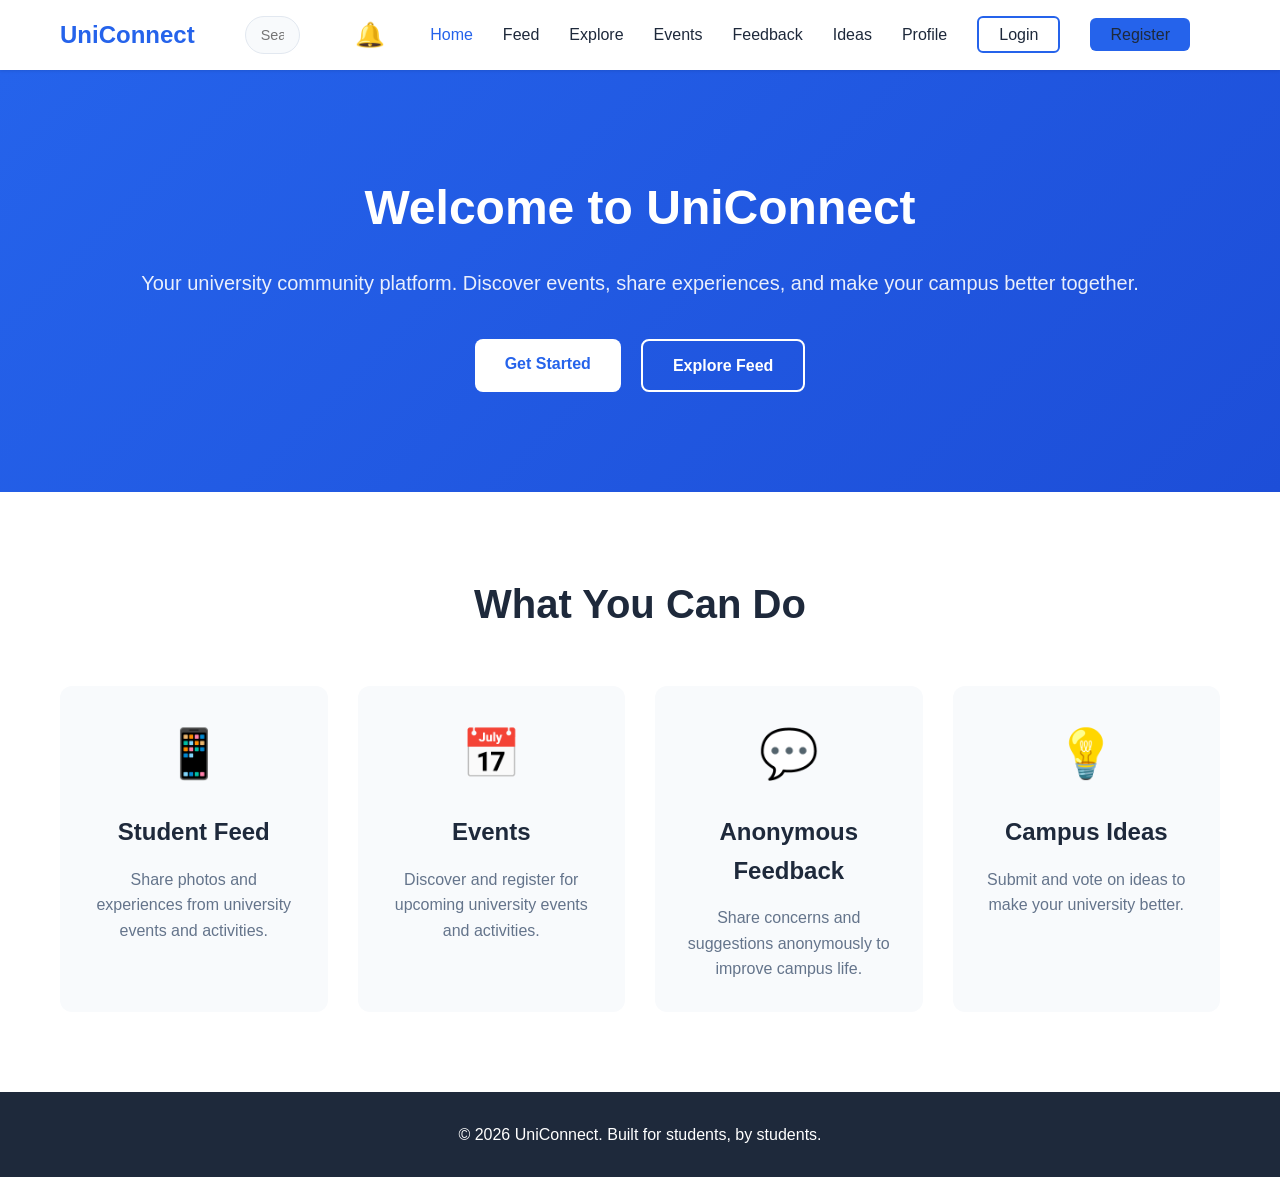
<file: index.html>
<!DOCTYPE html>
<html lang="en">
<head>
    <meta charset="UTF-8">
    <meta name="viewport" content="width=device-width, initial-scale=1.0">
    <title>UniConnect - University Community Platform</title>
    <link rel="stylesheet" href="css/style.css">
</head>
<body>
    <!-- Navigation -->
    <nav class="navbar">
        <div class="nav-container">
            <div class="nav-logo">
                <a href="index.html">UniConnect</a>
            </div>
            <div class="nav-search">
                <input type="text" id="searchInput" placeholder="Search users, posts, hashtags..." onkeyup="handleSearch(event)">
                <div id="searchResults" class="search-results"></div>
            </div>
            <div class="nav-notifications">
                <button class="notification-btn" onclick="toggleNotifications()">
                    🔔
                    <span class="notification-badge" id="notificationBadge"></span>
                </button>
                <div class="notifications-panel" id="notificationsPanel">
                    <div class="notifications-header">
                        <h3>Notifications</h3>
                        <button class="mark-read-btn" onclick="markAllRead()">Mark all as read</button>
                    </div>
                    <div class="notifications-list" id="notificationsList"></div>
                </div>
            </div>
            <ul class="nav-menu">
                <li><a href="index.html" class="active">Home</a></li>
                <li><a href="feed.html">Feed</a></li>
                <li><a href="explore.html">Explore</a></li>
                <li><a href="events.html">Events</a></li>
                <li><a href="feedback.html">Feedback</a></li>
                <li><a href="ideas.html">Ideas</a></li>
                <li><a href="profile.html">Profile</a></li>
                <li><a href="login.html" class="btn-login" id="loginBtn">Login</a></li>
                <li><a href="register.html" class="btn-register" id="registerBtn">Register</a></li>
                <li><a href="logout.html" class="btn-login" id="logoutBtn" style="display: none;">Logout</a></li>
            </ul>
            <div class="hamburger">
                <span></span>
                <span></span>
                <span></span>
            </div>
        </div>
    </nav>

    <!-- Hero Section -->
    <section class="hero">
        <div class="hero-content">
            <h1>Welcome to UniConnect</h1>
            <p>Your university community platform. Discover events, share experiences, and make your campus better together.</p>
            <div class="hero-buttons">
                <a href="register.html" class="btn btn-primary" id="heroRegister">Get Started</a>
                <a href="feed.html" class="btn btn-secondary" id="heroFeed">Explore Feed</a>
            </div>
        </div>
    </section>

    <!-- Features Section -->
    <section class="features">
        <div class="container">
            <h2>What You Can Do</h2>
            <div class="features-grid">
                <div class="feature-card">
                    <div class="feature-icon">📱</div>
                    <h3>Student Feed</h3>
                    <p>Share photos and experiences from university events and activities.</p>
                </div>
                <div class="feature-card">
                    <div class="feature-icon">📅</div>
                    <h3>Events</h3>
                    <p>Discover and register for upcoming university events and activities.</p>
                </div>
                <div class="feature-card">
                    <div class="feature-icon">💬</div>
                    <h3>Anonymous Feedback</h3>
                    <p>Share concerns and suggestions anonymously to improve campus life.</p>
                </div>
                <div class="feature-card">
                    <div class="feature-icon">💡</div>
                    <h3>Campus Ideas</h3>
                    <p>Submit and vote on ideas to make your university better.</p>
                </div>
            </div>
        </div>
    </section>

    <!-- Footer -->
    <footer class="footer">
        <div class="container">
            <p>&copy; 2026 UniConnect. Built for students, by students.</p>
        </div>
    </footer>

    <script src="js/data.js"></script>
    <script src="js/main.js"></script>
    <script>
        // Check if user is logged in
        const currentUser = JSON.parse(localStorage.getItem('currentUser'));
        
        if (currentUser) {
            document.getElementById('loginBtn').style.display = 'none';
            document.getElementById('registerBtn').style.display = 'none';
            document.getElementById('logoutBtn').style.display = 'block';
            document.getElementById('heroRegister').textContent = 'Go to Feed';
            document.getElementById('heroRegister').href = 'feed.html';
        } else {
            document.getElementById('logoutBtn').style.display = 'none';
        }
    </script>
</body>
</html>
</file>
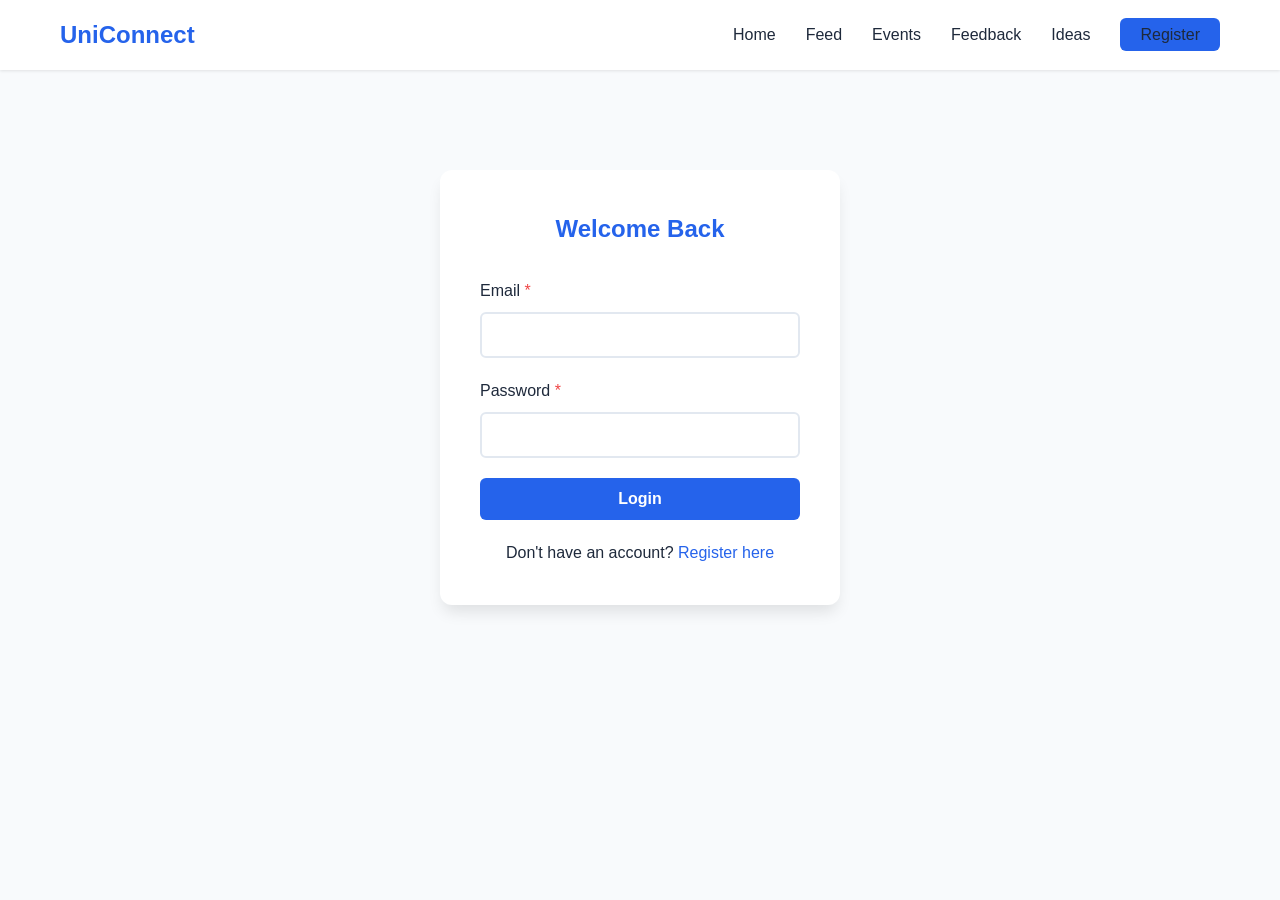
<file: events.html>
<!DOCTYPE html>
<html lang="en">
<head>
    <meta charset="UTF-8">
    <meta name="viewport" content="width=device-width, initial-scale=1.0">
    <title>Events - UniConnect</title>
    <link rel="stylesheet" href="css/style.css">
    <style>
        .events-container {
            max-width: 1200px;
            margin: 40px auto;
            padding: 0 20px;
        }

        .events-header {
            display: flex;
            justify-content: space-between;
            align-items: center;
            margin-bottom: 30px;
        }

        .events-header h1 {
            color: var(--primary-color);
        }

        .btn-create {
            padding: 12px 25px;
            background-color: var(--primary-color);
            color: white;
            border: none;
            border-radius: 6px;
            font-weight: 600;
            cursor: pointer;
            transition: background-color 0.3s;
        }

        .btn-create:hover {
            background-color: var(--primary-dark);
        }

        .create-event-form {
            background: var(--surface);
            border-radius: 12px;
            padding: 30px;
            box-shadow: var(--shadow);
            margin-bottom: 30px;
            display: none;
        }

        .create-event-form.active {
            display: block;
        }

        .form-row {
            display: grid;
            grid-template-columns: 1fr 1fr;
            gap: 20px;
        }

        .form-group {
            margin-bottom: 20px;
        }

        .form-group label {
            display: block;
            margin-bottom: 8px;
            font-weight: 500;
            color: var(--text-primary);
        }

        .form-group input,
        .form-group textarea {
            width: 100%;
            padding: 12px;
            border: 2px solid var(--border);
            border-radius: 6px;
            font-size: 1rem;
            font-family: inherit;
        }

        .form-group textarea {
            resize: vertical;
            min-height: 100px;
        }

        .events-grid {
            display: grid;
            grid-template-columns: repeat(auto-fill, minmax(350px, 1fr));
            gap: 30px;
        }

        .event-card {
            background: var(--surface);
            border-radius: 12px;
            overflow: hidden;
            box-shadow: var(--shadow);
            transition: transform 0.3s, box-shadow 0.3s;
        }

        .event-card:hover {
            transform: translateY(-5px);
            box-shadow: var(--shadow-lg);
        }

        .event-image {
            width: 100%;
            height: 200px;
            object-fit: cover;
            background-color: var(--border);
        }

        .event-content {
            padding: 25px;
        }

        .event-date {
            display: inline-block;
            background-color: var(--primary-color);
            color: white;
            padding: 5px 15px;
            border-radius: 20px;
            font-size: 0.85rem;
            font-weight: 600;
            margin-bottom: 15px;
        }

        .event-title {
            font-size: 1.5rem;
            margin-bottom: 10px;
            color: var(--text-primary);
        }

        .event-description {
            color: var(--text-secondary);
            margin-bottom: 15px;
            line-height: 1.6;
        }

        .event-details {
            color: var(--text-primary);
            margin-bottom: 20px;
        }

        .event-details p {
            margin-bottom: 8px;
        }

        .event-meta {
            display: flex;
            justify-content: space-between;
            align-items: center;
            padding-top: 15px;
            border-top: 1px solid var(--border);
        }

        .event-registrations {
            color: var(--text-secondary);
            font-size: 0.9rem;
        }

        .btn-register {
            padding: 10px 25px;
            background-color: var(--success-color);
            color: white;
            border: none;
            border-radius: 6px;
            font-weight: 600;
            cursor: pointer;
            transition: background-color 0.3s;
        }

        .btn-register:hover {
            background-color: #059669;
        }

        .btn-registered {
            background-color: var(--secondary-color);
        }

        .no-events {
            text-align: center;
            padding: 60px 20px;
            color: var(--text-secondary);
        }

        .success {
            background-color: #dcfce7;
            color: #16a34a;
            padding: 12px;
            border-radius: 6px;
            margin-bottom: 20px;
            border-left: 4px solid #16a34a;
        }

        @media (max-width: 768px) {
            .events-header {
                flex-direction: column;
                gap: 15px;
                align-items: flex-start;
            }

            .form-row {
                grid-template-columns: 1fr;
            }

            .events-grid {
                grid-template-columns: 1fr;
            }
        }
    </style>
</head>
<body>
    <nav class="navbar">
        <div class="nav-container">
            <div class="nav-logo">
                <a href="index.html">UniConnect</a>
            </div>
            <ul class="nav-menu">
                <li><a href="index.html">Home</a></li>
                <li><a href="feed.html">Feed</a></li>
                <li><a href="explore.html">Explore</a></li>
                <li><a href="events.html" class="active">Events</a></li>
                <li><a href="feedback.html">Feedback</a></li>
                <li><a href="ideas.html">Ideas</a></li>
                <li><a href="profile.html">Profile</a></li>
                <li><a href="logout.html" class="btn-login">Logout</a></li>
            </ul>
            <div class="hamburger">
                <span></span>
                <span></span>
                <span></span>
            </div>
        </div>
    </nav>

    <div class="events-container">
        <div id="success" class="success" style="display: none;"></div>

        <div class="events-header">
            <h1>Upcoming Events</h1>
            <button id="createEventBtn" class="btn-create" style="display: none;" onclick="toggleCreateForm()">+ Create Event</button>
        </div>

        <div class="create-event-form" id="createForm">
            <h2>Create New Event</h2>
            <form id="createEventForm">
                <div class="form-group">
                    <label for="title">Event Title *</label>
                    <input type="text" id="title" name="title" required>
                </div>

                <div class="form-row">
                    <div class="form-group">
                        <label for="eventDate">Date *</label>
                        <input type="date" id="eventDate" name="eventDate" required>
                    </div>
                    <div class="form-group">
                        <label for="eventTime">Time *</label>
                        <input type="time" id="eventTime" name="eventTime" required>
                    </div>
                </div>

                <div class="form-group">
                    <label for="location">Location</label>
                    <input type="text" id="location" name="location" placeholder="e.g., Student Center, Room 101">
                </div>

                <div class="form-group">
                    <label for="description">Description</label>
                    <textarea id="description" name="description" placeholder="Describe the event..."></textarea>
                </div>

                <button type="submit" class="btn-create">Create Event</button>
            </form>
        </div>

        <div id="eventsContainer" class="events-grid"></div>
    </div>

    <script src="js/data.js"></script>
    <script src="js/main.js"></script>
    <script>
        const currentUser = JSON.parse(localStorage.getItem('currentUser'));
        if (!currentUser) {
            window.location.href = 'login.html';
        }

        // Show create button for admin
        if (currentUser.isAdmin) {
            document.getElementById('createEventBtn').style.display = 'block';
        }

        function loadEvents() {
            const events = DB.getEvents();
            const container = document.getElementById('eventsContainer');

            if (events.length === 0) {
                container.innerHTML = '<div class="no-events"><h2>No upcoming events</h2><p>Check back later for new events!</p></div>';
                return;
            }

            container.innerHTML = events.map(event => {
                const creator = DB.findUserById(event.createdBy);
                const registrationCount = DB.getEventRegistrationCount(event.id);
                const isRegistered = DB.isUserRegisteredForEvent(event.id, currentUser.id);

                return `
                    <div class="event-card">
                        <div class="event-content">
                            <span class="event-date">${new Date(event.eventDate).toLocaleDateString()}</span>
                            <h2 class="event-title">${event.title}</h2>
                            
                            ${event.description ? `<p class="event-description">${event.description.replace(/\n/g, '<br>')}</p>` : ''}
                            
                            <div class="event-details">
                                <p>🕐 ${event.eventTime}</p>
                                ${event.location ? `<p>📍 ${event.location}</p>` : ''}
                                <p>👤 Created by ${creator.firstName} ${creator.lastName}</p>
                            </div>
                            
                            <div class="event-meta">
                                <span class="event-registrations">${registrationCount} registered</span>
                                <button class="btn-register ${isRegistered ? 'btn-registered' : ''}" onclick="toggleRegistration(${event.id})">
                                    ${isRegistered ? '✓ Registered' : 'Register'}
                                </button>
                            </div>
                        </div>
                    </div>
                `;
            }).join('');
        }

        function toggleCreateForm() {
            document.getElementById('createForm').classList.toggle('active');
        }

        document.getElementById('createEventForm').addEventListener('submit', function(e) {
            e.preventDefault();
            const title = document.getElementById('title').value.trim();
            const eventDate = document.getElementById('eventDate').value;
            const eventTime = document.getElementById('eventTime').value;
            const location = document.getElementById('location').value.trim();
            const description = document.getElementById('description').value.trim();

            DB.createEvent({
                title,
                description,
                eventDate,
                eventTime,
                location,
                imagePath: '',
                createdBy: currentUser.id
            });

            document.getElementById('success').textContent = 'Event created successfully!';
            document.getElementById('success').style.display = 'block';
            document.getElementById('createEventForm').reset();
            document.getElementById('createForm').classList.remove('active');

            loadEvents();
        });

        function toggleRegistration(eventId) {
            DB.registerForEvent(eventId, currentUser.id);
            loadEvents();
        }

        loadEvents();
    </script>
</body>
</html>
</file>
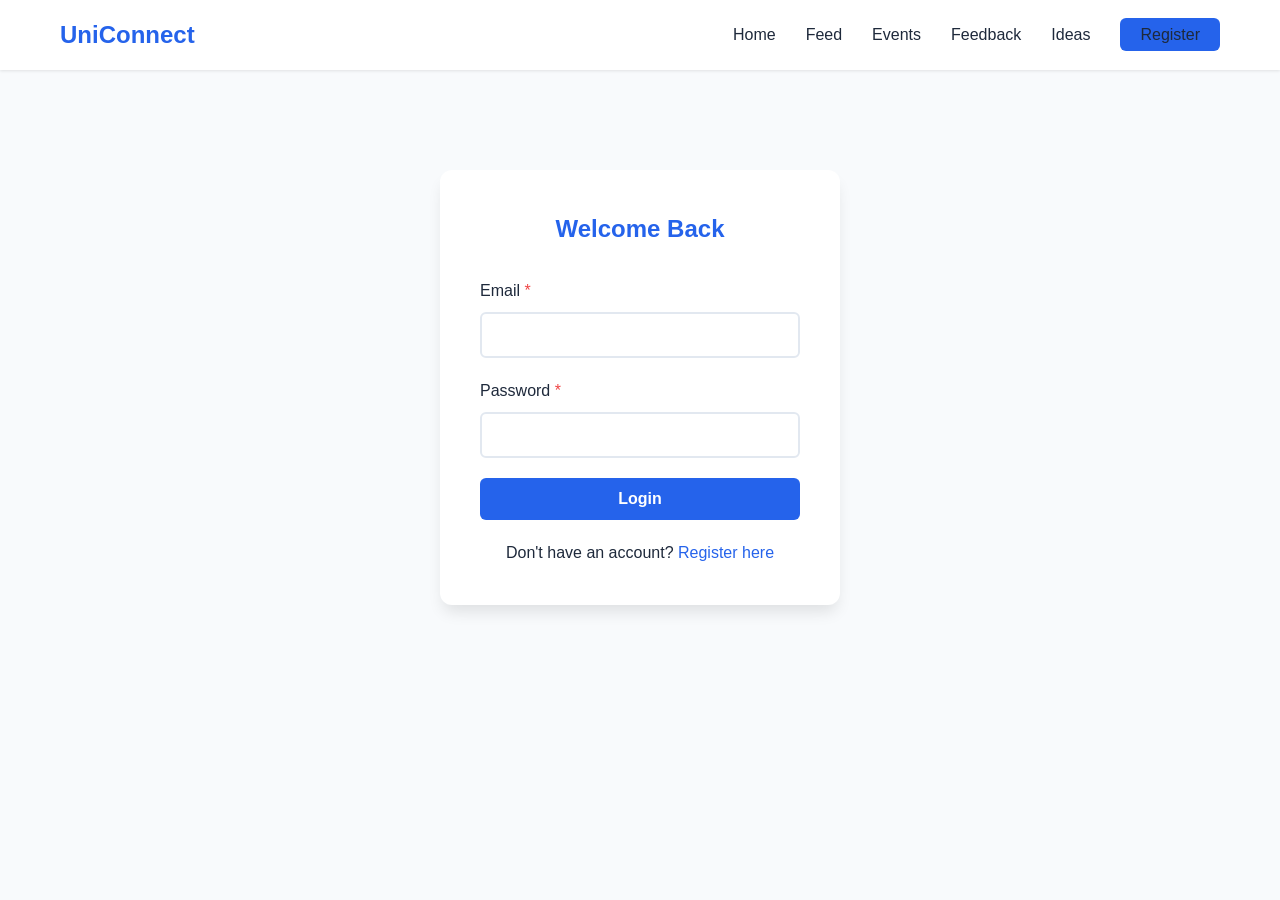
<file: explore.html>
<!DOCTYPE html>
<html lang="en">
<head>
    <meta charset="UTF-8">
    <meta name="viewport" content="width=device-width, initial-scale=1.0">
    <title>Explore - UniConnect</title>
    <link rel="stylesheet" href="css/style.css">
    <style>
        .explore-container {
            max-width: 935px;
            margin: 30px auto;
            padding: 0 20px;
        }

        .explore-header {
            margin-bottom: 30px;
        }

        .explore-header h1 {
            font-size: 2rem;
            color: var(--text-primary);
            margin-bottom: 10px;
        }

        .explore-header p {
            color: var(--text-secondary);
        }

        .explore-tabs {
            display: flex;
            gap: 20px;
            margin-bottom: 30px;
            border-bottom: 1px solid var(--border);
            padding-bottom: 15px;
        }

        .explore-tab {
            background: none;
            border: none;
            font-size: 1rem;
            color: var(--text-secondary);
            cursor: pointer;
            padding: 8px 16px;
            border-radius: 20px;
            transition: all 0.3s;
        }

        .explore-tab:hover {
            color: var(--text-primary);
        }

        .explore-tab.active {
            background: var(--primary-color);
            color: white;
        }

        .explore-grid {
            display: grid;
            grid-template-columns: repeat(3, 1fr);
            gap: 28px;
        }

        .explore-item {
            position: relative;
            aspect-ratio: 1;
            border-radius: 8px;
            overflow: hidden;
            cursor: pointer;
            box-shadow: var(--shadow);
            transition: transform 0.3s;
        }

        .explore-item:hover {
            transform: scale(1.02);
        }

        .explore-item img {
            width: 100%;
            height: 100%;
            object-fit: cover;
        }

        .explore-overlay {
            position: absolute;
            top: 0;
            left: 0;
            right: 0;
            bottom: 0;
            background: rgba(0, 0, 0, 0.4);
            display: flex;
            align-items: center;
            justify-content: center;
            opacity: 0;
            transition: opacity 0.3s;
        }

        .explore-item:hover .explore-overlay {
            opacity: 1;
        }

        .explore-stats {
            color: white;
            font-weight: 600;
            display: flex;
            gap: 20px;
            font-size: 1.1rem;
        }

        .explore-stat-item {
            display: flex;
            align-items: center;
            gap: 5px;
        }

        .explore-user {
            position: absolute;
            bottom: 10px;
            left: 10px;
            color: white;
            font-size: 0.85rem;
            font-weight: 500;
            text-shadow: 0 1px 3px rgba(0, 0, 0, 0.5);
        }

        .no-posts {
            text-align: center;
            padding: 60px 20px;
            color: var(--text-secondary);
        }

        /* Post Modal */
        .post-modal {
            display: none;
            position: fixed;
            top: 0;
            left: 0;
            width: 100%;
            height: 100%;
            background: rgba(0, 0, 0, 0.8);
            z-index: 2000;
            align-items: center;
            justify-content: center;
        }

        .post-modal.active {
            display: flex;
        }

        .post-modal-content {
            background: var(--surface);
            border-radius: 8px;
            max-width: 900px;
            width: 90%;
            max-height: 90vh;
            display: flex;
            overflow: hidden;
        }

        .post-modal-image {
            flex: 1;
            background: var(--background);
            display: flex;
            align-items: center;
            justify-content: center;
            min-height: 400px;
        }

        .post-modal-image img {
            max-width: 100%;
            max-height: 90vh;
            object-fit: contain;
        }

        .post-modal-details {
            width: 350px;
            padding: 20px;
            display: flex;
            flex-direction: column;
            border-left: 1px solid var(--border);
        }

        .post-modal-header {
            display: flex;
            align-items: center;
            padding-bottom: 15px;
            border-bottom: 1px solid var(--border);
            margin-bottom: 15px;
        }

        .post-modal-avatar {
            width: 40px;
            height: 40px;
            border-radius: 50%;
            object-fit: cover;
            margin-right: 10px;
        }

        .post-modal-username {
            font-weight: 600;
            color: var(--text-primary);
        }

        .post-modal-caption {
            flex: 1;
            overflow-y: auto;
            color: var(--text-primary);
            line-height: 1.5;
        }

        .post-modal-actions {
            padding-top: 15px;
            border-top: 1px solid var(--border);
            display: flex;
            gap: 20px;
        }

        .post-modal-close {
            position: absolute;
            top: 20px;
            right: 20px;
            background: white;
            border: none;
            font-size: 2rem;
            cursor: pointer;
            width: 40px;
            height: 40px;
            border-radius: 50%;
            display: flex;
            align-items: center;
            justify-content: center;
        }

        @media (max-width: 768px) {
            .explore-grid {
                grid-template-columns: repeat(3, 1fr);
                gap: 3px;
            }

            .explore-container {
                padding: 0 10px;
            }

            .post-modal-content {
                flex-direction: column;
                max-height: 95vh;
            }

            .post-modal-image {
                flex: none;
                max-height: 50vh;
            }

            .post-modal-details {
                width: 100%;
                border-left: none;
                border-top: 1px solid var(--border);
            }
        }

        @media (max-width: 480px) {
            .explore-grid {
                grid-template-columns: repeat(3, 1fr);
                gap: 2px;
            }
        }
    </style>
</head>
<body>
    <!-- Navigation -->
    <nav class="navbar">
        <div class="nav-container">
            <div class="nav-logo">
                <a href="index.html">UniConnect</a>
            </div>
            <div class="nav-search">
                <input type="text" id="searchInput" placeholder="Search users, posts, hashtags..." onkeyup="handleSearch(event)">
                <div id="searchResults" class="search-results"></div>
            </div>
            <div class="nav-notifications">
                <button class="notification-btn" onclick="toggleNotifications()">
                    🔔
                    <span class="notification-badge" id="notificationBadge"></span>
                </button>
                <div class="notifications-panel" id="notificationsPanel">
                    <div class="notifications-header">
                        <h3>Notifications</h3>
                        <button class="mark-read-btn" onclick="markAllRead()">Mark all as read</button>
                    </div>
                    <div class="notifications-list" id="notificationsList"></div>
                </div>
            </div>
            <ul class="nav-menu">
                <li><a href="index.html">Home</a></li>
                <li><a href="feed.html">Feed</a></li>
                <li><a href="events.html">Events</a></li>
                <li><a href="feedback.html">Feedback</a></li>
                <li><a href="ideas.html">Ideas</a></li>
                <li><a href="profile.html">Profile</a></li>
                <li><a href="explore.html" class="active">Explore</a></li>
                <li><a href="logout.html" class="btn-login">Logout</a></li>
            </ul>
            <div class="hamburger">
                <span></span>
                <span></span>
                <span></span>
            </div>
        </div>
    </nav>

    <div class="explore-container">
        <div class="explore-header">
            <h1>Explore</h1>
            <p>Discover posts from the university community</p>
        </div>

        <div class="explore-tabs">
            <button class="explore-tab active" onclick="filterExplore('all')">All Posts</button>
            <button class="explore-tab" onclick="filterExplore('popular')">Popular</button>
            <button class="explore-tab" onclick="filterExplore('recent')">Recent</button>
        </div>

        <div class="explore-grid" id="exploreGrid"></div>
    </div>

    <!-- Post Modal -->
    <div class="post-modal" id="postModal">
        <button class="post-modal-close" onclick="closePostModal()">×</button>
        <div class="post-modal-content">
            <div class="post-modal-image">
                <img id="modalPostImage" src="" alt="Post">
            </div>
            <div class="post-modal-details">
                <div class="post-modal-header">
                    <img id="modalPostAvatar" src="" alt="User" class="post-modal-avatar">
                    <div id="modalPostUsername" class="post-modal-username"></div>
                </div>
                <div id="modalPostCaption" class="post-modal-caption"></div>
                <div class="post-modal-actions">
                    <button class="action-btn" onclick="toggleModalLike()">❤️</button>
                    <button class="action-btn">💬</button>
                    <button class="action-btn">📤</button>
                    <button class="action-btn">🔖</button>
                </div>
            </div>
        </div>
    </div>

    <script src="js/data.js"></script>
    <script src="js/main.js"></script>
    <script>
        const currentUser = JSON.parse(localStorage.getItem('currentUser'));
        if (!currentUser) {
            window.location.href = 'login.html';
        }

        let currentFilter = 'all';
        let currentModalPost = null;

        function loadExplorePosts() {
            const posts = DB.getPosts();
            const container = document.getElementById('exploreGrid');

            let filteredPosts = posts;

            if (currentFilter === 'popular') {
                // Sort by likes count
                filteredPosts = posts.sort((a, b) => {
                    const likesA = DB.getLikeCount(a.id);
                    const likesB = DB.getLikeCount(b.id);
                    return likesB - likesA;
                });
            } else if (currentFilter === 'recent') {
                // Sort by date (newest first)
                filteredPosts = posts.sort((a, b) => {
                    return new Date(b.createdAt) - new Date(a.createdAt);
                });
            }

            if (filteredPosts.length === 0) {
                container.innerHTML = '<div class="no-posts"><h2>No posts to explore</h2><p>Be the first to share something with the community!</p></div>';
                return;
            }

            container.innerHTML = filteredPosts.map(post => {
                const user = DB.findUserById(post.userId);
                const likeCount = DB.getLikeCount(post.id);
                const commentCount = DB.getCommentsByPost(post.id).length;
                const imageSrc = post.imagePath ? (Array.isArray(post.imagePath) ? post.imagePath[0] : post.imagePath) : 'https://via.placeholder.com/300?text=No+Image';

                return `
                    <div class="explore-item" onclick="openPostModal(${post.id})">
                        <img src="${imageSrc}" alt="Post" onerror="this.src='https://via.placeholder.com/300?text=No+Image'">
                        <div class="explore-overlay">
                            <div class="explore-stats">
                                <div class="explore-stat-item">❤️ ${likeCount}</div>
                                <div class="explore-stat-item">💬 ${commentCount}</div>
                            </div>
                        </div>
                        <div class="explore-user">@${user.firstName.toLowerCase()}${user.lastName.toLowerCase()}</div>
                    </div>
                `;
            }).join('');
        }

        function filterExplore(filter) {
            currentFilter = filter;

            // Update tab styles
            document.querySelectorAll('.explore-tab').forEach(tab => {
                tab.classList.remove('active');
            });
            event.target.classList.add('active');

            loadExplorePosts();
        }

        function openPostModal(postId) {
            const post = DB.getPosts().find(p => p.id === postId);
            if (!post) return;

            currentModalPost = post;
            const user = DB.findUserById(post.userId);

            document.getElementById('modalPostImage').src = post.imagePath ? (Array.isArray(post.imagePath) ? post.imagePath[0] : post.imagePath) : 'https://via.placeholder.com/600?text=No+Image';
            document.getElementById('modalPostAvatar').src = user.profilePicture || 'https://via.placeholder.com/40?text=User';
            document.getElementById('modalPostUsername').textContent = `@${user.firstName.toLowerCase()}${user.lastName.toLowerCase()}`;
            document.getElementById('modalPostCaption').textContent = post.caption || 'No caption';

            document.getElementById('postModal').classList.add('active');
        }

        function closePostModal() {
            document.getElementById('postModal').classList.remove('active');
            currentModalPost = null;
        }

        function toggleModalLike() {
            if (currentModalPost) {
                DB.toggleLike(currentModalPost.id, currentUser.id);
                loadExplorePosts();
            }
        }

        // Close modal when clicking outside
        document.getElementById('postModal').addEventListener('click', function(e) {
            if (e.target === this) {
                closePostModal();
            }
        });

        // Initial load
        loadExplorePosts();
        loadNotifications();

        // Close search results when clicking outside
        document.addEventListener('click', function(e) {
            const searchResults = document.getElementById('searchResults');
            const searchInput = document.getElementById('searchInput');
            if (searchResults && !e.target.closest('.nav-search')) {
                searchResults.classList.remove('active');
            }

            // Close notifications panel when clicking outside
            const notificationsPanel = document.getElementById('notificationsPanel');
            const notificationBtn = document.querySelector('.notification-btn');
            if (notificationsPanel && !e.target.closest('.nav-notifications')) {
                notificationsPanel.classList.remove('active');
            }
        });

        // Notifications functionality
        function loadNotifications() {
            const notifications = DB.getNotifications().filter(n => n.userId === currentUser.id);
            const unreadCount = notifications.filter(n => !n.read).length;

            const badge = document.getElementById('notificationBadge');
            if (badge) {
                badge.textContent = unreadCount > 9 ? '9+' : unreadCount;
                badge.classList.toggle('active', unreadCount > 0);
            }

            const notificationsList = document.getElementById('notificationsList');
            if (notificationsList) {
                if (notifications.length === 0) {
                    notificationsList.innerHTML = '<div class="no-notifications">No notifications</div>';
                } else {
                    notificationsList.innerHTML = notifications.map(notification => {
                        const icon = getNotificationIcon(notification.type);
                        const timeAgo = getTimeAgo(notification.createdAt);
                        return `
                            <div class="notification-item ${notification.read ? '' : 'unread'}" onclick="handleNotificationClick(${notification.id})">
                                <div style="display: flex; align-items: flex-start;">
                                    <span class="notification-icon">${icon}</span>
                                    <div class="notification-content">
                                        <div class="notification-text">${notification.message}</div>
                                        <div class="notification-time">${timeAgo}</div>
                                    </div>
                                </div>
                            </div>
                        `;
                    }).join('');
                }
            }
        }

        function getNotificationIcon(type) {
            const icons = {
                like: '❤️',
                comment: '💬',
                follow: '👤',
                event: '📅',
                save: '🔖',
                share: '📤'
            };
            return icons[type] || '🔔';
        }

        function toggleNotifications() {
            const panel = document.getElementById('notificationsPanel');
            panel.classList.toggle('active');
        }

        function handleNotificationClick(notificationId) {
            DB.markNotificationAsRead(notificationId);
            loadNotifications();
        }

        function markAllRead() {
            DB.markAllNotificationsAsRead(currentUser.id);
            loadNotifications();
        }

        function getTimeAgo(dateString) {
            const date = new Date(dateString);
            const now = new Date();
            const seconds = Math.floor((now - date) / 1000);

            if (seconds < 60) return 'Just now';
            if (seconds < 3600) return Math.floor(seconds / 60) + 'm ago';
            if (seconds < 86400) return Math.floor(seconds / 3600) + 'h ago';
            if (seconds < 604800) return Math.floor(seconds / 86400) + 'd ago';
            return date.toLocaleDateString();
        }

        // Search functionality
        function handleSearch(event) {
            const query = event.target.value.trim().toLowerCase();
            const searchResults = document.getElementById('searchResults');

            if (query.length < 2) {
                searchResults.classList.remove('active');
                return;
            }

            const results = performSearch(query);
            displaySearchResults(results, searchResults);
        }

        function performSearch(query) {
            const results = {
                users: [],
                posts: [],
                hashtags: []
            };

            const users = DB.getUsers();
            results.users = users.filter(user => {
                const fullName = `${user.firstName} ${user.lastName}`.toLowerCase();
                const username = `${user.firstName.toLowerCase()}${user.lastName.toLowerCase()}`;
                return fullName.includes(query) || username.includes(query);
            }).slice(0, 5);

            const posts = DB.getPosts();
            results.posts = posts.filter(post => {
                const caption = (post.caption || '').toLowerCase();
                return caption.includes(query);
            }).slice(0, 5);

            const allPosts = DB.getPosts();
            const allHashtags = new Set();
            allPosts.forEach(post => {
                const hashtags = (post.caption || '').match(/#\w+/g) || [];
                hashtags.forEach(tag => allHashtags.add(tag.toLowerCase()));
            });

            results.hashtags = Array.from(allHashtags)
                .filter(tag => tag.includes(query))
                .slice(0, 5);

            return results;
        }

        function displaySearchResults(results, container) {
            let html = '';

            if (results.users.length === 0 && results.posts.length === 0 && results.hashtags.length === 0) {
                html = '<div class="no-search-results">No results found</div>';
            } else {
                if (results.users.length > 0) {
                    html += '<div class="search-result-type">Users</div>';
                    results.users.forEach(user => {
                        html += `
                            <div class="search-result-item" onclick="goToProfile(${user.id})">
                                <div class="search-result-name">${user.firstName} ${user.lastName}</div>
                                <div class="search-result-details">@${user.firstName.toLowerCase()}${user.lastName.toLowerCase()}</div>
                            </div>
                        `;
                    });
                }

                if (results.posts.length > 0) {
                    html += '<div class="search-result-type">Posts</div>';
                    results.posts.forEach(post => {
                        const user = DB.findUserById(post.userId);
                        const caption = post.caption ? post.caption.substring(0, 50) + (post.caption.length > 50 ? '...' : '') : 'No caption';
                        html += `
                            <div class="search-result-item" onclick="goToPost(${post.id})">
                                <div class="search-result-name">${user.firstName} ${user.lastName}</div>
                                <div class="search-result-details">${caption}</div>
                            </div>
                        `;
                    });
                }

                if (results.hashtags.length > 0) {
                    html += '<div class="search-result-type">Hashtags</div>';
                    results.hashtags.forEach(tag => {
                        html += `
                            <div class="search-result-item" onclick="searchHashtag('${tag}')">
                                <div class="search-result-name">${tag}</div>
                                <div class="search-result-details">Click to search posts with this hashtag</div>
                            </div>
                        `;
                    });
                }
            }

            container.innerHTML = html;
            container.classList.add('active');
        }

        function goToProfile(userId) {
            if (currentUser && currentUser.id === userId) {
                window.location.href = 'profile.html';
            } else {
                window.location.href = 'profile.html';
            }
            document.getElementById('searchResults').classList.remove('active');
        }

        function goToPost(postId) {
            window.location.href = `feed.html?post=${postId}`;
            document.getElementById('searchResults').classList.remove('active');
        }

        function searchHashtag(tag) {
            document.getElementById('searchInput').value = tag;
            handleSearch({ target: { value: tag } });
        }
    </script>
</body>
</html>
</file>
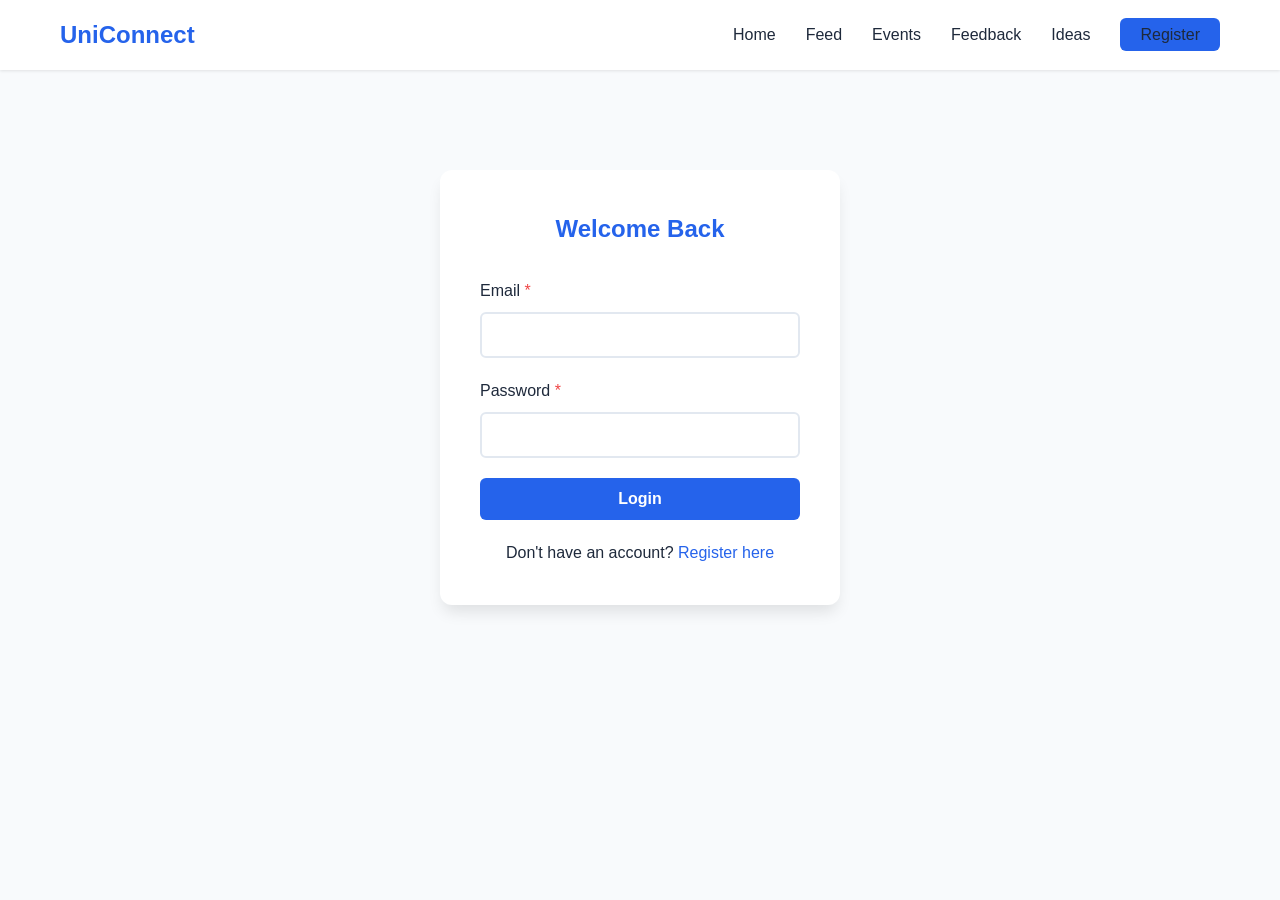
<file: feed.html>
<!DOCTYPE html>
<html lang="en">
<head>
    <meta charset="UTF-8">
    <meta name="viewport" content="width=device-width, initial-scale=1.0">
    <title>Feed - UniConnect</title>
    <link rel="stylesheet" href="css/style.css">
    <style>
        .feed-container {
            max-width: 600px;
            margin: 20px auto;
            padding: 0 20px;
        }

        /* Stories Section */
        .stories-section {
            background: var(--surface);
            border-radius: 8px;
            padding: 20px;
            box-shadow: var(--shadow);
            margin-bottom: 20px;
            overflow: hidden;
        }

        .stories-container {
            display: flex;
            gap: 15px;
            overflow-x: auto;
            padding-bottom: 10px;
            scrollbar-width: none;
        }

        .stories-container::-webkit-scrollbar {
            display: none;
        }

        .story-item {
            flex-shrink: 0;
            text-align: center;
            cursor: pointer;
            transition: transform 0.2s;
        }

        .story-item:hover {
            transform: scale(1.05);
        }

        .story-avatar {
            width: 66px;
            height: 66px;
            border-radius: 50%;
            padding: 3px;
            background: linear-gradient(45deg, #f09433, #e6683c, #dc2743, #cc2366, #bc1888);
            margin-bottom: 5px;
        }

        .story-avatar img {
            width: 100%;
            height: 100%;
            border-radius: 50%;
            object-fit: cover;
            border: 3px solid var(--surface);
        }

        .story-avatar.seen {
            background: var(--border);
        }

        .story-username {
            font-size: 0.75rem;
            color: var(--text-primary);
            max-width: 70px;
            overflow: hidden;
            text-overflow: ellipsis;
            white-space: nowrap;
        }

        .story-create {
            flex-shrink: 0;
            text-align: center;
            cursor: pointer;
        }

        .story-create-avatar {
            width: 66px;
            height: 66px;
            border-radius: 50%;
            background: var(--background);
            border: 2px solid var(--border);
            display: flex;
            align-items: center;
            justify-content: center;
            margin-bottom: 5px;
            position: relative;
        }

        .story-create-avatar::after {
            content: '+';
            font-size: 2rem;
            color: var(--primary-color);
        }

        .story-create-text {
            font-size: 0.75rem;
            color: var(--text-primary);
        }

        /* Story Viewer Modal */
        .story-modal {
            display: none;
            position: fixed;
            top: 0;
            left: 0;
            width: 100%;
            height: 100%;
            background: rgba(0, 0, 0, 0.9);
            z-index: 2000;
            align-items: center;
            justify-content: center;
        }

        .story-modal.active {
            display: flex;
        }

        .story-content {
            max-width: 400px;
            width: 90%;
            max-height: 80vh;
            position: relative;
        }

        .story-image {
            width: 100%;
            height: auto;
            max-height: 70vh;
            object-fit: contain;
            border-radius: 8px;
        }

        .story-header {
            position: absolute;
            top: 20px;
            left: 20px;
            right: 20px;
            display: flex;
            align-items: center;
            gap: 10px;
            z-index: 10;
        }

        .story-user-avatar {
            width: 40px;
            height: 40px;
            border-radius: 50%;
            object-fit: cover;
            border: 2px solid white;
        }

        .story-user-info {
            flex: 1;
            color: white;
        }

        .story-username {
            font-weight: 600;
            font-size: 0.95rem;
        }

        .story-time {
            font-size: 0.8rem;
            opacity: 0.8;
        }

        .story-close {
            background: none;
            border: none;
            color: white;
            font-size: 2rem;
            cursor: pointer;
            padding: 5px;
        }

        .story-nav {
            position: absolute;
            top: 50%;
            transform: translateY(-50%);
            background: rgba(255, 255, 255, 0.2);
            border: none;
            color: white;
            font-size: 2rem;
            cursor: pointer;
            padding: 15px;
            border-radius: 50%;
            transition: background 0.3s;
        }

        .story-nav:hover {
            background: rgba(255, 255, 255, 0.4);
        }

        .story-nav.prev {
            left: -60px;
        }

        .story-nav.next {
            right: -60px;
        }

        .story-progress {
            position: absolute;
            top: 10px;
            left: 20px;
            right: 20px;
            display: flex;
            gap: 5px;
        }

        .story-progress-bar {
            flex: 1;
            height: 3px;
            background: rgba(255, 255, 255, 0.3);
            border-radius: 2px;
            overflow: hidden;
            position: relative;
        }

        .story-progress-fill {
            position: absolute;
            top: 0;
            left: 0;
            height: 100%;
            width: 0%;
            background: white;
        }

        .story-progress-bar.completed .story-progress-fill {
            width: 100%;
        }

        /* Notifications */
        .nav-notifications {
            position: relative;
            margin-right: 20px;
        }

        .notification-btn {
            background: none;
            border: none;
            font-size: 1.5rem;
            cursor: pointer;
            position: relative;
            padding: 5px;
        }

        .notification-badge {
            position: absolute;
            top: -5px;
            right: -5px;
            background: var(--danger-color);
            color: white;
            font-size: 0.7rem;
            padding: 2px 6px;
            border-radius: 10px;
            min-width: 18px;
            text-align: center;
            display: none;
        }

        .notification-badge.active {
            display: block;
        }

        .notifications-panel {
            position: absolute;
            top: 100%;
            right: 0;
            width: 350px;
            max-height: 500px;
            background: var(--surface);
            border-radius: 8px;
            box-shadow: var(--shadow-lg);
            margin-top: 10px;
            display: none;
            z-index: 100;
            overflow: hidden;
        }

        .notifications-panel.active {
            display: block;
        }

        .notifications-header {
            padding: 15px;
            border-bottom: 1px solid var(--border);
            display: flex;
            justify-content: space-between;
            align-items: center;
        }

        .notifications-header h3 {
            margin: 0;
            font-size: 1rem;
            color: var(--text-primary);
        }

        .mark-read-btn {
            background: none;
            border: none;
            color: var(--primary-color);
            cursor: pointer;
            font-size: 0.85rem;
            font-weight: 500;
        }

        .mark-read-btn:hover {
            text-decoration: underline;
        }

        .notifications-list {
            max-height: 400px;
            overflow-y: auto;
        }

        .notification-item {
            padding: 15px;
            border-bottom: 1px solid var(--border);
            cursor: pointer;
            transition: background-color 0.2s;
        }

        .notification-item:hover {
            background-color: var(--background);
        }

        .notification-item.unread {
            background-color: rgba(37, 99, 235, 0.05);
        }

        .notification-icon {
            font-size: 1.2rem;
            margin-right: 10px;
        }

        .notification-content {
            flex: 1;
        }

        .notification-text {
            color: var(--text-primary);
            font-size: 0.9rem;
            line-height: 1.4;
        }

        .notification-time {
            color: var(--text-secondary);
            font-size: 0.75rem;
            margin-top: 5px;
        }

        .no-notifications {
            padding: 30px;
            text-align: center;
            color: var(--text-secondary);
        }

        /* Navigation adjustments for feed */
        .nav-container {
            display: flex;
            align-items: center;
            justify-content: space-between;
        }

        .nav-search {
            flex: 1;
            max-width: 400px;
            margin: 0 20px;
            position: relative;
        }

        .nav-search input {
            width: 100%;
            padding: 10px 15px;
            border: 1px solid var(--border);
            border-radius: 20px;
            font-size: 0.9rem;
            background: var(--background);
        }

        .nav-search input:focus {
            outline: none;
            border-color: var(--primary-color);
        }

        .search-results {
            position: absolute;
            top: 100%;
            left: 0;
            right: 0;
            background: var(--surface);
            border-radius: 8px;
            box-shadow: var(--shadow-lg);
            margin-top: 5px;
            max-height: 400px;
            overflow-y: auto;
            display: none;
            z-index: 100;
        }

        .search-results.active {
            display: block;
        }

        .search-result-item {
            padding: 12px 15px;
            cursor: pointer;
            transition: background-color 0.2s;
            border-bottom: 1px solid var(--border);
        }

        .search-result-item:hover {
            background-color: var(--background);
        }

        .search-result-item:last-child {
            border-bottom: none;
        }

        .search-result-type {
            font-size: 0.75rem;
            color: var(--text-secondary);
            margin-bottom: 3px;
        }

        .search-result-name {
            font-weight: 600;
            color: var(--text-primary);
        }

        .search-result-details {
            font-size: 0.85rem;
            color: var(--text-secondary);
            margin-top: 3px;
        }

        .no-search-results {
            padding: 20px;
            text-align: center;
            color: var(--text-secondary);
        }

        .create-post {
            background: var(--surface);
            border-radius: 12px;
            padding: 20px;
            box-shadow: var(--shadow);
            margin-bottom: 20px;
        }

        .create-post h2 {
            margin-bottom: 15px;
            color: var(--primary-color);
            font-size: 1.2rem;
        }

        .form-group {
            margin-bottom: 15px;
        }

        .form-group label {
            display: block;
            margin-bottom: 8px;
            font-weight: 500;
            color: var(--text-primary);
        }

        .form-group textarea {
            width: 100%;
            padding: 12px;
            border: 2px solid var(--border);
            border-radius: 6px;
            font-size: 1rem;
            font-family: inherit;
            resize: vertical;
            min-height: 80px;
        }

        .form-group textarea:focus {
            outline: none;
            border-color: var(--primary-color);
        }

        .form-group input[type="file"] {
            width: 100%;
            padding: 10px;
            border: 2px solid var(--border);
            border-radius: 6px;
            cursor: pointer;
        }

        .form-group input[type="file"]:focus {
            outline: none;
            border-color: var(--primary-color);
        }

        .btn-submit {
            padding: 10px 25px;
            background-color: var(--primary-color);
            color: white;
            border: none;
            border-radius: 6px;
            font-size: 1rem;
            font-weight: 600;
            cursor: pointer;
            transition: background-color 0.3s;
        }

        .btn-submit:hover {
            background-color: var(--primary-dark);
        }

        /* Instagram-style Post Card */
        .post-card {
            background: var(--surface);
            border-radius: 8px;
            box-shadow: var(--shadow);
            margin-bottom: 20px;
            overflow: hidden;
        }

        .post-header {
            display: flex;
            align-items: center;
            padding: 15px;
        }

        .post-avatar {
            width: 40px;
            height: 40px;
            border-radius: 50%;
            object-fit: cover;
            margin-right: 12px;
            background-color: var(--border);
            border: 2px solid var(--border);
        }

        .post-user-info {
            flex: 1;
        }

        .post-username {
            font-weight: 600;
            color: var(--text-primary);
            font-size: 0.95rem;
        }

        .post-time {
            color: var(--text-secondary);
            font-size: 0.8rem;
        }

        .post-options {
            background: none;
            border: none;
            cursor: pointer;
            font-size: 1.2rem;
            color: var(--text-secondary);
            padding: 5px;
            position: relative;
        }

        .post-options:hover {
            color: var(--text-primary);
        }

        /* Options Menu */
        .options-menu {
            position: absolute;
            top: 100%;
            right: 0;
            background: var(--surface);
            border-radius: 8px;
            box-shadow: var(--shadow-lg);
            z-index: 100;
            min-width: 150px;
            display: none;
        }

        .options-menu.active {
            display: block;
        }

        .options-menu button {
            display: block;
            width: 100%;
            padding: 12px 15px;
            background: none;
            border: none;
            text-align: left;
            cursor: pointer;
            font-size: 0.9rem;
            color: var(--text-primary);
            transition: background-color 0.2s;
        }

        .options-menu button:hover {
            background-color: var(--background);
        }

        .options-menu button.danger {
            color: var(--danger-color);
        }

        .post-image-container {
            position: relative;
            width: 100%;
            background-color: var(--border);
        }

        .post-image {
            width: 100%;
            max-height: 600px;
            object-fit: cover;
            display: block;
        }

        .post-image-empty {
            width: 100%;
            height: 300px;
            display: flex;
            align-items: center;
            justify-content: center;
            background-color: var(--background);
            color: var(--text-secondary);
        }

        /* Image Carousel */
        .carousel-container {
            position: relative;
            width: 100%;
        }

        .carousel-slide {
            display: none;
            width: 100%;
        }

        .carousel-slide.active {
            display: block;
        }

        .carousel-slide img {
            width: 100%;
            max-height: 600px;
            object-fit: cover;
        }

        .carousel-nav {
            position: absolute;
            top: 50%;
            transform: translateY(-50%);
            background: rgba(0, 0, 0, 0.5);
            color: white;
            border: none;
            font-size: 2rem;
            padding: 10px 15px;
            cursor: pointer;
            border-radius: 50%;
            z-index: 10;
            transition: background 0.3s;
        }

        .carousel-nav:hover {
            background: rgba(0, 0, 0, 0.7);
        }

        .carousel-nav.prev {
            left: 10px;
        }

        .carousel-nav.next {
            right: 10px;
        }

        .carousel-indicators {
            position: absolute;
            bottom: 15px;
            left: 50%;
            transform: translateX(-50%);
            display: flex;
            gap: 8px;
            z-index: 10;
        }

        .carousel-dot {
            width: 8px;
            height: 8px;
            border-radius: 50%;
            background: rgba(255, 255, 255, 0.5);
            cursor: pointer;
            transition: background 0.3s;
        }

        .carousel-dot.active {
            background: white;
        }

        .carousel-counter {
            position: absolute;
            top: 15px;
            right: 15px;
            background: rgba(0, 0, 0, 0.5);
            color: white;
            padding: 5px 10px;
            border-radius: 15px;
            font-size: 0.85rem;
            z-index: 10;
        }

        /* Heart Animation */
        .heart-animation {
            position: absolute;
            top: 50%;
            left: 50%;
            transform: translate(-50%, -50%);
            font-size: 4rem;
            color: white;
            opacity: 0;
            pointer-events: none;
            text-shadow: 0 0 20px rgba(0,0,0,0.5);
        }

        .heart-animation.animate {
            animation: heartPop 0.8s ease-out;
        }

        @keyframes heartPop {
            0% {
                opacity: 0;
                transform: translate(-50%, -50%) scale(0);
            }
            15% {
                opacity: 1;
                transform: translate(-50%, -50%) scale(1.2);
            }
            30% {
                transform: translate(-50%, -50%) scale(0.95);
            }
            45% {
                transform: translate(-50%, -50%) scale(1);
            }
            80% {
                opacity: 1;
            }
            100% {
                opacity: 0;
                transform: translate(-50%, -50%) scale(1);
            }
        }

        .post-content {
            padding: 15px;
        }

        .post-caption {
            color: var(--text-primary);
            margin-bottom: 12px;
            line-height: 1.5;
            font-size: 0.95rem;
        }

        .post-username-in-caption {
            font-weight: 600;
            margin-right: 5px;
        }

        .post-hashtags {
            color: var(--primary-color);
            font-size: 0.9rem;
        }

        .post-actions {
            display: flex;
            gap: 20px;
            padding: 10px 15px;
            border-top: 1px solid var(--border);
        }

        .action-btn {
            background: none;
            border: none;
            cursor: pointer;
            font-size: 1.3rem;
            color: var(--text-primary);
            display: flex;
            align-items: center;
            gap: 6px;
            transition: transform 0.2s;
            padding: 0;
        }

        .action-btn:hover {
            transform: scale(1.1);
        }

        .action-btn.liked {
            color: var(--danger-color);
        }

        .action-btn.saved {
            color: var(--primary-color);
        }

        .action-count {
            font-size: 0.85rem;
            color: var(--text-secondary);
            font-weight: 500;
        }

        .post-stats {
            padding: 0 15px 10px;
            font-size: 0.9rem;
            font-weight: 600;
            color: var(--text-primary);
        }

        .comments-section {
            padding: 0 15px 15px;
            border-top: 1px solid var(--border);
            margin-top: 10px;
            padding-top: 10px;
        }

        .comment-form {
            display: flex;
            gap: 10px;
            margin-bottom: 15px;
        }

        .comment-form input {
            flex: 1;
            padding: 10px;
            border: none;
            background-color: var(--background);
            border-radius: 20px;
            font-size: 0.9rem;
        }

        .comment-form input:focus {
            outline: none;
            background-color: var(--border);
        }

        .comment-form button {
            padding: 8px 16px;
            background-color: var(--primary-color);
            color: white;
            border: none;
            border-radius: 20px;
            cursor: pointer;
            font-weight: 600;
            font-size: 0.9rem;
        }

        .comment {
            display: flex;
            gap: 10px;
            margin-bottom: 12px;
        }

        .comment-avatar {
            width: 32px;
            height: 32px;
            border-radius: 50%;
            object-fit: cover;
            background-color: var(--border);
        }

        .comment-content {
            flex: 1;
        }

        .comment-author {
            font-weight: 600;
            color: var(--text-primary);
            font-size: 0.9rem;
            margin-right: 5px;
        }

        .comment-text {
            color: var(--text-primary);
            font-size: 0.9rem;
        }

        .comment-time {
            color: var(--text-secondary);
            font-size: 0.75rem;
            margin-top: 3px;
        }

        .comment-delete {
            background: none;
            border: none;
            color: var(--text-secondary);
            font-size: 0.8rem;
            cursor: pointer;
            margin-left: 10px;
        }

        .comment-delete:hover {
            color: var(--danger-color);
        }

        .no-posts {
            text-align: center;
            padding: 60px 20px;
            color: var(--text-secondary);
        }

        .error {
            background-color: #fee2e2;
            color: #dc2626;
            padding: 12px;
            border-radius: 6px;
            margin-bottom: 20px;
            border-left: 4px solid #dc2626;
        }

        .success {
            background-color: #dcfce7;
            color: #16a34a;
            padding: 12px;
            border-radius: 6px;
            margin-bottom: 20px;
            border-left: 4px solid #16a34a;
        }

        /* Share Modal */
        .modal {
            display: none;
            position: fixed;
            top: 0;
            left: 0;
            width: 100%;
            height: 100%;
            background-color: rgba(0, 0, 0, 0.5);
            z-index: 1000;
            align-items: center;
            justify-content: center;
        }

        .modal.active {
            display: flex;
        }

        .modal-content {
            background: var(--surface);
            border-radius: 12px;
            padding: 30px;
            max-width: 400px;
            width: 90%;
            box-shadow: var(--shadow-lg);
        }

        .modal-title {
            font-size: 1.3rem;
            font-weight: 600;
            margin-bottom: 20px;
            color: var(--text-primary);
            text-align: center;
        }

        .modal-options {
            display: flex;
            flex-direction: column;
            gap: 10px;
        }

        .modal-btn {
            padding: 15px;
            background: var(--background);
            border: none;
            border-radius: 8px;
            cursor: pointer;
            font-size: 1rem;
            font-weight: 500;
            color: var(--text-primary);
            transition: background-color 0.2s;
            display: flex;
            align-items: center;
            gap: 10px;
        }

        .modal-btn:hover {
            background-color: var(--border);
        }

        .modal-close {
            margin-top: 15px;
            padding: 12px;
            background: none;
            border: none;
            cursor: pointer;
            font-size: 0.95rem;
            color: var(--text-secondary);
            width: 100%;
        }

        .modal-close:hover {
            color: var(--text-primary);
        }

        @media (max-width: 768px) {
            .nav-search {
                display: none;
            }

            .nav-notifications {
                margin-right: 10px;
            }

            .feed-container {
                margin: 10px auto;
                padding: 0 10px;
            }

            .create-post,
            .post-card {
                border-radius: 0;
            }

            .post-actions {
                gap: 25px;
            }

            .action-btn {
                font-size: 1.2rem;
            }

            .notifications-panel {
                width: 300px;
                right: -10px;
            }

            .stories-section {
                padding: 15px;
            }

            .story-avatar,
            .story-create-avatar {
                width: 56px;
                height: 56px;
            }

            .story-username {
                font-size: 0.7rem;
            }
        }

        @media (max-width: 480px) {
            .feed-container {
                margin: 5px auto;
                padding: 0 5px;
            }

            .post-header {
                padding: 12px;
            }

            .post-avatar {
                width: 35px;
                height: 35px;
            }

            .post-username {
                font-size: 0.85rem;
            }

            .post-time {
                font-size: 0.75rem;
            }

            .post-actions {
                gap: 20px;
            }

            .action-btn {
                font-size: 1.1rem;
            }

            .comment-form input {
                font-size: 0.85rem;
            }

            .notifications-panel {
                width: 280px;
            }
        }
    </style>
</head>
<body>
    <!-- Navigation -->
    <nav class="navbar">
        <div class="nav-container">
            <div class="nav-logo">
                <a href="index.html">UniConnect</a>
            </div>
            <div class="nav-search">
                <input type="text" id="searchInput" placeholder="Search users, posts, hashtags..." onkeyup="handleSearch(event)">
                <div id="searchResults" class="search-results"></div>
            </div>
            <div class="nav-notifications">
                <button class="notification-btn" onclick="toggleNotifications()">
                    🔔
                    <span class="notification-badge" id="notificationBadge"></span>
                </button>
                <div class="notifications-panel" id="notificationsPanel">
                    <div class="notifications-header">
                        <h3>Notifications</h3>
                        <button class="mark-read-btn" onclick="markAllRead()">Mark all as read</button>
                    </div>
                    <div class="notifications-list" id="notificationsList"></div>
                </div>
            </div>
            <ul class="nav-menu">
                <li><a href="index.html">Home</a></li>
                <li><a href="feed.html" class="active">Feed</a></li>
                <li><a href="explore.html">Explore</a></li>
                <li><a href="events.html">Events</a></li>
                <li><a href="feedback.html">Feedback</a></li>
                <li><a href="ideas.html">Ideas</a></li>
                <li><a href="profile.html">Profile</a></li>
                <li><a href="logout.html" class="btn-login">Logout</a></li>
            </ul>
            <div class="hamburger">
                <span></span>
                <span></span>
                <span></span>
            </div>
        </div>
    </nav>

    <div class="feed-container">
        <div id="error" class="error" style="display: none;"></div>
        <div id="success" class="success" style="display: none;"></div>

        <!-- Stories Section -->
        <div class="stories-section">
            <div class="stories-container" id="storiesContainer"></div>
        </div>

        <!-- Create Post -->
        <div class="create-post">
            <h2>Create a Post</h2>
            <form id="createPostForm">
                <div class="form-group">
                    <label for="postImage">Add Images (Optional - Multiple Allowed)</label>
                    <input type="file" id="postImage" name="postImage" accept="image/*" multiple onchange="previewImages(event)">
                    <div id="imagePreview" style="margin-top: 10px; display: none;">
                        <div id="previewImagesContainer" style="display: flex; gap: 10px; flex-wrap: wrap;"></div>
                        <button type="button" onclick="removeImages()" style="margin-top: 10px; padding: 5px 10px; background: var(--danger-color); color: white; border: none; border-radius: 4px; cursor: pointer;">Remove All Images</button>
                    </div>
                </div>
                <div class="form-group">
                    <label for="caption">What's on your mind?</label>
                    <textarea id="caption" name="caption" placeholder="Share your university experience..."></textarea>
                </div>
                <button type="submit" class="btn-submit">Post</button>
            </form>
        </div>

        <!-- Share Modal -->
        <div class="modal" id="shareModal">
            <div class="modal-content">
                <h3 class="modal-title">Share Post</h3>
                <div class="modal-options">
                    <button class="modal-btn" onclick="copyPostLink()">
                        📋 Copy Link
                    </button>
                    <button class="modal-btn" onclick="shareToProfile()">
                        👤 Share to Profile
                    </button>
                </div>
                <button class="modal-close" onclick="closeShareModal()">Cancel</button>
            </div>
        </div>

        <!-- Story Viewer Modal -->
        <div class="story-modal" id="storyModal">
            <div class="story-content">
                <div class="story-progress" id="storyProgress"></div>
                <div class="story-header">
                    <img id="storyUserAvatar" src="" alt="User" class="story-user-avatar">
                    <div class="story-user-info">
                        <div id="storyUsername" class="story-username"></div>
                        <div id="storyTime" class="story-time"></div>
                    </div>
                    <button class="story-close" onclick="closeStoryModal()">×</button>
                </div>
                <img id="storyImage" src="" alt="Story" class="story-image">
                <button class="story-nav prev" onclick="prevStory()">‹</button>
                <button class="story-nav next" onclick="nextStory()">›</button>
            </div>
        </div>

        <!-- Posts Feed -->
        <div id="postsContainer"></div>
    </div>

    <script src="js/data.js"></script>
    <script src="js/main.js"></script>
    <script>
        // Check if user is logged in
        const currentUser = JSON.parse(localStorage.getItem('currentUser'));
        if (!currentUser) {
            window.location.href = 'login.html';
        }

        // Load posts
        function loadPosts() {
            const posts = DB.getPosts();
            const container = document.getElementById('postsContainer');

            if (posts.length === 0) {
                container.innerHTML = '<div class="no-posts"><h2>No posts yet</h2><p>Be the first to share something with the community!</p></div>';
                return;
            }

            container.innerHTML = posts.map(post => {
                const user = DB.findUserById(post.userId);
                const likeCount = DB.getLikeCount(post.id);
                const userLiked = DB.hasUserLikedPost(post.id, currentUser.id);
                const comments = DB.getCommentsByPost(post.id);
                const userSaved = DB.hasUserSavedPost(post.id, currentUser.id);
                const timeAgo = getTimeAgo(post.createdAt);

                // Extract hashtags from caption
                const hashtags = post.caption ? post.caption.match(/#\w+/g) || [] : [];
                const captionWithoutHashtags = post.caption ? post.caption.replace(/#\w+/g, '').trim() : '';

                return `
                    <div class="post-card">
                        <div class="post-header">
                            <img src="${user.profilePicture ? user.profilePicture : 'https://via.placeholder.com/40?text=User'}" alt="Profile" class="post-avatar" onerror="this.src='https://via.placeholder.com/40?text=User'">
                            <div class="post-user-info">
                                <div class="post-username">@${user.firstName.toLowerCase()}${user.lastName.toLowerCase()}</div>
                                <div class="post-time">${timeAgo}</div>
                            </div>
                            <button class="post-options" onclick="toggleOptionsMenu(${post.id})">•••</button>
                            <div class="options-menu" id="options-${post.id}">
                                <button onclick="savePost(${post.id})">📌 Save Post</button>
                                <button onclick="openShareModal(${post.id})">📤 Share</button>
                                <button onclick="copyPostLinkDirect(${post.id})">🔗 Copy Link</button>
                                ${post.userId === currentUser.id ? `<button class="danger" onclick="deletePost(${post.id})">🗑️ Delete Post</button>` : ''}
                                <button class="danger" onclick="reportPost(${post.id})">⚠️ Report</button>
                            </div>
                        </div>

                        <div class="post-image-container" ondblclick="doubleClickLike(${post.id})">
                            ${renderPostImages(post)}
                            <div class="heart-animation" id="heart-${post.id}">❤️</div>
                        </div>

                        <div class="post-content">
                            <div class="post-actions">
                                <button class="action-btn ${userLiked ? 'liked' : ''}" onclick="toggleLike(${post.id})">
                                    ${userLiked ? '❤️' : '🤍'}
                                </button>
                                <button class="action-btn" onclick="toggleComments(${post.id})">
                                    💬
                                </button>
                                <button class="action-btn" onclick="openShareModal(${post.id})">
                                    📤
                                </button>
                                <button class="action-btn ${userSaved ? 'saved' : ''}" onclick="toggleSave(${post.id})">
                                    ${userSaved ? '🔖' : '📌'}
                                </button>
                            </div>

                            <div class="post-stats">
                                ${likeCount} like${likeCount !== 1 ? 's' : ''}
                            </div>

                            ${captionWithoutHashtags ? `<p class="post-caption"><span class="post-username-in-caption">@${user.firstName.toLowerCase()}${user.lastName.toLowerCase()}</span> ${captionWithoutHashtags}</p>` : ''}

                            ${hashtags.length > 0 ? `<p class="post-hashtags">${hashtags.join(' ')}</p>` : ''}

                            <button class="action-btn" style="font-size: 0.85rem; padding: 0;" onclick="toggleComments(${post.id})">
                                View all ${comments.length} comment${comments.length !== 1 ? 's' : ''}
                            </button>
                        </div>

                        <div class="comments-section" id="comments-${post.id}" style="display: none;">
                            <form class="comment-form" onsubmit="addComment(event, ${post.id})">
                                <input type="text" name="comment_text" placeholder="Add a comment..." required>
                                <button type="submit">Post</button>
                            </form>

                            ${comments.slice(0, 3).map(comment => {
                                const commentUser = DB.findUserById(comment.userId);
                                const canDelete = comment.userId === currentUser.id;
                                return `
                                    <div class="comment">
                                        <img src="${commentUser.profilePicture ? commentUser.profilePicture : 'https://via.placeholder.com/32?text=User'}" alt="Profile" class="comment-avatar" onerror="this.src='https://via.placeholder.com/32?text=User'">
                                        <div class="comment-content">
                                            <span class="comment-author">@${commentUser.firstName.toLowerCase()}${commentUser.lastName.toLowerCase()}</span>
                                            <span class="comment-text">${comment.commentText}</span>
                                            <div class="comment-time">${getTimeAgo(comment.createdAt)}</div>
                                        </div>
                                        ${canDelete ? `<button class="comment-delete" onclick="deleteComment(${comment.id}, ${post.id})">Delete</button>` : ''}
                                    </div>
                                `;
                            }).join('')}

                            ${comments.length > 3 ? `<button class="action-btn" style="font-size: 0.85rem; padding: 0;" onclick="loadAllComments(${post.id})">Load more comments...</button>` : ''}
                        </div>
                    </div>
                `;
            }).join('');
        }

        // Helper function to get time ago
        function getTimeAgo(dateString) {
            const date = new Date(dateString);
            const now = new Date();
            const seconds = Math.floor((now - date) / 1000);

            if (seconds < 60) return 'Just now';
            if (seconds < 3600) return Math.floor(seconds / 60) + 'm ago';
            if (seconds < 86400) return Math.floor(seconds / 3600) + 'h ago';
            if (seconds < 604800) return Math.floor(seconds / 86400) + 'd ago';
            return date.toLocaleDateString();
        }

        // Render post images (single or carousel)
        function renderPostImages(post) {
            if (!post.imagePath) {
                return '<div class="post-image-empty">No image</div>';
            }

            // Check if it's an array of images (for carousel)
            const images = Array.isArray(post.imagePath) ? post.imagePath : [post.imagePath];

            if (images.length === 1) {
                return `<img src="${images[0]}" alt="Post" class="post-image" onerror="this.style.display='none'">`;
            }

            // Multiple images - create carousel
            let carouselHTML = `
                <div class="carousel-container" id="carousel-${post.id}">
                    ${images.map((img, index) => `
                        <div class="carousel-slide ${index === 0 ? 'active' : ''}" data-index="${index}">
                            <img src="${img}" alt="Post ${index + 1}" onerror="this.parentElement.style.display='none'">
                        </div>
                    `).join('')}
                    <button class="carousel-nav prev" onclick="carouselPrev(${post.id})">‹</button>
                    <button class="carousel-nav next" onclick="carouselNext(${post.id})">›</button>
                    <div class="carousel-indicators">
                        ${images.map((_, index) => `
                            <div class="carousel-dot ${index === 0 ? 'active' : ''}" onclick="carouselGoTo(${post.id}, ${index})"></div>
                        `).join('')}
                    </div>
                    <div class="carousel-counter">1 / ${images.length}</div>
                </div>
            `;

            return carouselHTML;
        }

        // Carousel navigation functions
        function carouselPrev(postId) {
            const carousel = document.getElementById(`carousel-${postId}`);
            const slides = carousel.querySelectorAll('.carousel-slide');
            const dots = carousel.querySelectorAll('.carousel-dot');
            const counter = carousel.querySelector('.carousel-counter');

            let currentIndex = parseInt(carousel.querySelector('.carousel-slide.active').dataset.index);
            const newIndex = currentIndex === 0 ? slides.length - 1 : currentIndex - 1;

            updateCarousel(carousel, slides, dots, counter, newIndex, slides.length);
        }

        function carouselNext(postId) {
            const carousel = document.getElementById(`carousel-${postId}`);
            const slides = carousel.querySelectorAll('.carousel-slide');
            const dots = carousel.querySelectorAll('.carousel-dot');
            const counter = carousel.querySelector('.carousel-counter');

            let currentIndex = parseInt(carousel.querySelector('.carousel-slide.active').dataset.index);
            const newIndex = currentIndex === slides.length - 1 ? 0 : currentIndex + 1;

            updateCarousel(carousel, slides, dots, counter, newIndex, slides.length);
        }

        function carouselGoTo(postId, index) {
            const carousel = document.getElementById(`carousel-${postId}`);
            const slides = carousel.querySelectorAll('.carousel-slide');
            const dots = carousel.querySelectorAll('.carousel-dot');
            const counter = carousel.querySelector('.carousel-counter');

            updateCarousel(carousel, slides, dots, counter, index, slides.length);
        }

        function updateCarousel(carousel, slides, dots, counter, newIndex, total) {
            // Update slides
            slides.forEach((slide, index) => {
                slide.classList.toggle('active', index === newIndex);
            });

            // Update dots
            dots.forEach((dot, index) => {
                dot.classList.toggle('active', index === newIndex);
            });

            // Update counter
            counter.textContent = `${newIndex + 1} / ${total}`;
        }

        // Create post
        document.getElementById('createPostForm').addEventListener('submit', function(e) {
            e.preventDefault();
            const caption = document.getElementById('caption').value.trim();

            if (!caption && selectedImagesBase64.length === 0) {
                document.getElementById('error').textContent = 'Please add a caption or an image.';
                document.getElementById('error').style.display = 'block';
                return;
            }

            DB.createPost({
                userId: currentUser.id,
                caption,
                imagePath: selectedImagesBase64.length > 0 ? selectedImagesBase64 : ''
            });

            document.getElementById('success').textContent = 'Post created successfully!';
            document.getElementById('success').style.display = 'block';
            document.getElementById('error').style.display = 'none';
            document.getElementById('caption').value = '';
            removeImages();

            loadPosts();
        });

        // Toggle like
        function toggleLike(postId) {
            DB.toggleLike(postId, currentUser.id);
            loadPosts();
        }

        // Double click to like
        function doubleClickLike(postId) {
            const heartAnimation = document.getElementById('heart-' + postId);
            heartAnimation.classList.add('animate');

            // Unlike first if already liked, then like again
            if (DB.hasUserLikedPost(postId, currentUser.id)) {
                DB.toggleLike(postId, currentUser.id);
            }
            DB.toggleLike(postId, currentUser.id);

            setTimeout(() => {
                heartAnimation.classList.remove('animate');
                loadPosts();
            }, 800);
        }

        // Toggle comments
        function toggleComments(postId) {
            const commentsSection = document.getElementById('comments-' + postId);
            commentsSection.style.display = commentsSection.style.display === 'none' ? 'block' : 'none';
        }

        // Load all comments
        function loadAllComments(postId) {
            // For now, just reload posts (in a real app, you'd load more comments)
            loadPosts();
            setTimeout(() => {
                document.getElementById('comments-' + postId).style.display = 'block';
            }, 100);
        }

        // Add comment
        function addComment(e, postId) {
            e.preventDefault();
            const commentText = e.target.comment_text.value.trim();

            if (commentText) {
                DB.createComment({
                    userId: currentUser.id,
                    postId,
                    ideaId: null,
                    commentText
                });

                document.getElementById('success').textContent = 'Comment added!';
                document.getElementById('success').style.display = 'block';
                loadPosts();

                // Keep comments section open
                setTimeout(() => {
                    document.getElementById('comments-' + postId).style.display = 'block';
                }, 100);
            }
        }

        // Delete comment
        function deleteComment(commentId, postId) {
            if (confirm('Are you sure you want to delete this comment?')) {
                DB.deleteComment(commentId);
                loadPosts();
                setTimeout(() => {
                    document.getElementById('comments-' + postId).style.display = 'block';
                }, 100);
            }
        }

        // Toggle save/bookmark
        function toggleSave(postId) {
            DB.toggleSave(postId, currentUser.id);
            loadPosts();
        }

        // Save post
        function savePost(postId) {
            DB.toggleSave(postId, currentUser.id);
            closeAllOptionMenus();
            document.getElementById('success').textContent = 'Post saved!';
            document.getElementById('success').style.display = 'block';
            loadPosts();
        }

        // Toggle options menu
        function toggleOptionsMenu(postId) {
            closeAllOptionMenus();
            const menu = document.getElementById('options-' + postId);
            menu.classList.toggle('active');
        }

        // Close all option menus
        function closeAllOptionMenus() {
            document.querySelectorAll('.options-menu').forEach(menu => {
                menu.classList.remove('active');
            });
        }

        // Delete post
        function deletePost(postId) {
            if (confirm('Are you sure you want to delete this post?')) {
                DB.deletePost(postId);
                closeAllOptionMenus();
                document.getElementById('success').textContent = 'Post deleted!';
                document.getElementById('success').style.display = 'block';
                loadPosts();
            }
        }

        // Report post
        function reportPost(postId) {
            if (confirm('Are you sure you want to report this post?')) {
                closeAllOptionMenus();
                document.getElementById('success').textContent = 'Post reported. Thank you for your feedback.';
                document.getElementById('success').style.display = 'block';
            }
        }

        // Share modal functions
        function openShareModal(postId) {
            currentSharePostId = postId;
            document.getElementById('shareModal').classList.add('active');
            closeAllOptionMenus();
        }

        function closeShareModal() {
            document.getElementById('shareModal').classList.remove('active');
            currentSharePostId = null;
        }

        function copyPostLink() {
            const link = window.location.href + '?post=' + currentSharePostId;
            navigator.clipboard.writeText(link).then(() => {
                document.getElementById('success').textContent = 'Link copied to clipboard!';
                document.getElementById('success').style.display = 'block';
                closeShareModal();
            });
        }

        function copyPostLinkDirect(postId) {
            const link = window.location.href + '?post=' + postId;
            navigator.clipboard.writeText(link).then(() => {
                document.getElementById('success').textContent = 'Link copied to clipboard!';
                document.getElementById('success').style.display = 'block';
                closeAllOptionMenus();
            });
        }

        function shareToProfile() {
            document.getElementById('success').textContent = 'Post shared to your profile!';
            document.getElementById('success').style.display = 'block';
            closeShareModal();
        }

        let currentSharePostId = null;
        let selectedImagesBase64 = [];
        let currentStories = [];
        let currentStoryIndex = 0;
        let storyTimer = null;

        // Image preview functionality
        function previewImages(event) {
            const files = event.target.files;
            if (files.length > 0) {
                selectedImagesBase64 = [];
                const container = document.getElementById('previewImagesContainer');
                container.innerHTML = '';

                Array.from(files).forEach((file, index) => {
                    const reader = new FileReader();
                    reader.onload = function(e) {
                        selectedImagesBase64.push(e.target.result);
                        const img = document.createElement('img');
                        img.src = e.target.result;
                        img.style.maxWidth = '150px';
                        img.style.maxHeight = '150px';
                        img.style.borderRadius = '8px';
                        img.style.objectFit = 'cover';
                        container.appendChild(img);
                    };
                    reader.readAsDataURL(file);
                });

                document.getElementById('imagePreview').style.display = 'block';
            }
        }

        function removeImages() {
            selectedImagesBase64 = [];
            document.getElementById('postImage').value = '';
            document.getElementById('imagePreview').style.display = 'none';
            document.getElementById('previewImagesContainer').innerHTML = '';
        }

        // Initial load
        loadPosts();
        loadStories();
        loadNotifications();

        // Load stories
        function loadStories() {
            const users = DB.getUsers().filter(u => u.id !== currentUser.id);
            const container = document.getElementById('storiesContainer');

            // Add "Create Story" option
            let storiesHTML = `
                <div class="story-create" onclick="createStory()">
                    <div class="story-create-avatar"></div>
                    <div class="story-username">Your Story</div>
                </div>
            `;

            // Add user stories (sample data)
            users.forEach(user => {
                if (Math.random() > 0.3) { // 70% chance of having a story
                    storiesHTML += `
                        <div class="story-item" onclick="viewStory(${user.id})">
                            <div class="story-avatar">
                                <img src="${user.profilePicture || 'https://via.placeholder.com/66?text=' + user.firstName[0]}" alt="${user.firstName}">
                            </div>
                            <div class="story-username">${user.firstName}</div>
                        </div>
                    `;
                }
            });

            container.innerHTML = storiesHTML;
        }

        // View story
        function viewStory(userId) {
            const user = DB.findUserById(userId);
            if (!user) return;

            // Generate sample story data
            currentStories = [
                {
                    userId: user.id,
                    username: user.firstName,
                    userAvatar: user.profilePicture || 'https://via.placeholder.com/40?text=' + user.firstName[0],
                    image: `https://picsum.photos/400/700?random=${userId}`,
                    time: '2h ago'
                }
            ];
            currentStoryIndex = 0;

            showStory(currentStoryIndex);
        }

        function showStory(index) {
            if (index < 0 || index >= currentStories.length) {
                closeStoryModal();
                return;
            }

            const story = currentStories[index];
            document.getElementById('storyUserAvatar').src = story.userAvatar;
            document.getElementById('storyUsername').textContent = story.username;
            document.getElementById('storyTime').textContent = story.time;
            document.getElementById('storyImage').src = story.image;

            // Update progress bars
            const progressContainer = document.getElementById('storyProgress');
            progressContainer.innerHTML = currentStories.map((_, i) => `
                <div class="story-progress-bar ${i < index ? 'completed' : ''} ${i === index ? 'active' : ''}">
                    <div class="story-progress-fill"></div>
                </div>
            `).join('');

            // Animate current progress bar
            const activeBar = progressContainer.querySelector('.story-progress-bar.active .story-progress-fill');
            if (activeBar) {
                activeBar.style.width = '0%';
                setTimeout(() => {
                    activeBar.style.transition = 'width 5s linear';
                    activeBar.style.width = '100%';
                }, 50);
            }

            // Auto-advance after 5 seconds
            clearTimeout(storyTimer);
            storyTimer = setTimeout(() => {
                nextStory();
            }, 5000);
        }

        function nextStory() {
            currentStoryIndex++;
            if (currentStoryIndex >= currentStories.length) {
                closeStoryModal();
            } else {
                showStory(currentStoryIndex);
            }
        }

        function prevStory() {
            currentStoryIndex--;
            if (currentStoryIndex < 0) {
                currentStoryIndex = 0;
            }
            showStory(currentStoryIndex);
        }

        function closeStoryModal() {
            clearTimeout(storyTimer);
            document.getElementById('storyModal').classList.remove('active');
        }

        function createStory() {
            document.getElementById('success').textContent = 'Story creation coming soon!';
            document.getElementById('success').style.display = 'block';
        }

        // Notifications functionality (copy from main.js)
        function loadNotifications() {
            const currentUser = JSON.parse(localStorage.getItem('currentUser'));
            if (!currentUser) return;

            const notifications = DB.getNotifications().filter(n => n.userId === currentUser.id);
            const unreadCount = notifications.filter(n => !n.read).length;

            // Update badge
            const badge = document.getElementById('notificationBadge');
            if (badge) {
                badge.textContent = unreadCount > 9 ? '9+' : unreadCount;
                badge.classList.toggle('active', unreadCount > 0);
            }

            // Render notifications list
            const notificationsList = document.getElementById('notificationsList');
            if (notificationsList) {
                if (notifications.length === 0) {
                    notificationsList.innerHTML = '<div class="no-notifications">No notifications</div>';
                } else {
                    notificationsList.innerHTML = notifications.map(notification => {
                        const icon = getNotificationIcon(notification.type);
                        const timeAgo = getTimeAgo(notification.createdAt);
                        return `
                            <div class="notification-item ${notification.read ? '' : 'unread'}" onclick="handleNotificationClick(${notification.id})">
                                <div style="display: flex; align-items: flex-start;">
                                    <span class="notification-icon">${icon}</span>
                                    <div class="notification-content">
                                        <div class="notification-text">${notification.message}</div>
                                        <div class="notification-time">${timeAgo}</div>
                                    </div>
                                </div>
                            </div>
                        `;
                    }).join('');
                }
            }
        }

        function getNotificationIcon(type) {
            const icons = {
                like: '❤️',
                comment: '💬',
                follow: '👤',
                event: '📅',
                save: '🔖',
                share: '📤'
            };
            return icons[type] || '🔔';
        }

        function toggleNotifications() {
            const panel = document.getElementById('notificationsPanel');
            panel.classList.toggle('active');
        }

        function handleNotificationClick(notificationId) {
            DB.markNotificationAsRead(notificationId);
            loadNotifications();
        }

        function markAllRead() {
            const currentUser = JSON.parse(localStorage.getItem('currentUser'));
            if (currentUser) {
                DB.markAllNotificationsAsRead(currentUser.id);
                loadNotifications();
            }
        }

        // Search functionality (copy from main.js)
        function handleSearch(event) {
            const query = event.target.value.trim().toLowerCase();
            const searchResults = document.getElementById('searchResults');

            if (query.length < 2) {
                searchResults.classList.remove('active');
                return;
            }

            const results = performSearch(query);
            displaySearchResults(results, searchResults);
        }

        function performSearch(query) {
            const results = {
                users: [],
                posts: [],
                hashtags: []
            };

            const users = DB.getUsers();
            results.users = users.filter(user => {
                const fullName = `${user.firstName} ${user.lastName}`.toLowerCase();
                const username = `${user.firstName.toLowerCase()}${user.lastName.toLowerCase()}`;
                return fullName.includes(query) || username.includes(query);
            }).slice(0, 5);

            const posts = DB.getPosts();
            results.posts = posts.filter(post => {
                const caption = (post.caption || '').toLowerCase();
                return caption.includes(query);
            }).slice(0, 5);

            const allPosts = DB.getPosts();
            const allHashtags = new Set();
            allPosts.forEach(post => {
                const hashtags = (post.caption || '').match(/#\w+/g) || [];
                hashtags.forEach(tag => allHashtags.add(tag.toLowerCase()));
            });

            results.hashtags = Array.from(allHashtags)
                .filter(tag => tag.includes(query))
                .slice(0, 5);

            return results;
        }

        function displaySearchResults(results, container) {
            let html = '';

            if (results.users.length === 0 && results.posts.length === 0 && results.hashtags.length === 0) {
                html = '<div class="no-search-results">No results found</div>';
            } else {
                if (results.users.length > 0) {
                    html += '<div class="search-result-type">Users</div>';
                    results.users.forEach(user => {
                        html += `
                            <div class="search-result-item" onclick="goToProfile(${user.id})">
                                <div class="search-result-name">${user.firstName} ${user.lastName}</div>
                                <div class="search-result-details">@${user.firstName.toLowerCase()}${user.lastName.toLowerCase()}</div>
                            </div>
                        `;
                    });
                }

                if (results.posts.length > 0) {
                    html += '<div class="search-result-type">Posts</div>';
                    results.posts.forEach(post => {
                        const user = DB.findUserById(post.userId);
                        const caption = post.caption ? post.caption.substring(0, 50) + (post.caption.length > 50 ? '...' : '') : 'No caption';
                        html += `
                            <div class="search-result-item" onclick="goToPost(${post.id})">
                                <div class="search-result-name">${user.firstName} ${user.lastName}</div>
                                <div class="search-result-details">${caption}</div>
                            </div>
                        `;
                    });
                }

                if (results.hashtags.length > 0) {
                    html += '<div class="search-result-type">Hashtags</div>';
                    results.hashtags.forEach(tag => {
                        html += `
                            <div class="search-result-item" onclick="searchHashtag('${tag}')">
                                <div class="search-result-name">${tag}</div>
                                <div class="search-result-details">Click to search posts with this hashtag</div>
                            </div>
                        `;
                    });
                }
            }

            container.innerHTML = html;
            container.classList.add('active');
        }

        function goToProfile(userId) {
            const currentUser = JSON.parse(localStorage.getItem('currentUser'));
            if (currentUser && currentUser.id === userId) {
                window.location.href = 'profile.html';
            } else {
                window.location.href = 'profile.html';
            }
            document.getElementById('searchResults').classList.remove('active');
        }

        function goToPost(postId) {
            window.location.href = `feed.html?post=${postId}`;
            document.getElementById('searchResults').classList.remove('active');
        }

        function searchHashtag(tag) {
            document.getElementById('searchInput').value = tag;
            handleSearch({ target: { value: tag } });
        }

        // Close menus when clicking outside
        document.addEventListener('click', function(e) {
            if (!e.target.closest('.post-options')) {
                closeAllOptionMenus();
            }
        });

        // Close modal when clicking outside
        document.getElementById('shareModal').addEventListener('click', function(e) {
            if (e.target === this) {
                closeShareModal();
            }
        });

        // Close story modal when clicking outside
        document.getElementById('storyModal').addEventListener('click', function(e) {
            if (e.target === this) {
                closeStoryModal();
            }
        });

        // Close search results when clicking outside
        document.addEventListener('click', function(e) {
            const searchResults = document.getElementById('searchResults');
            const searchInput = document.getElementById('searchInput');
            if (searchResults && !e.target.closest('.nav-search')) {
                searchResults.classList.remove('active');
            }

            // Close notifications panel when clicking outside
            const notificationsPanel = document.getElementById('notificationsPanel');
            const notificationBtn = document.querySelector('.notification-btn');
            if (notificationsPanel && !e.target.closest('.nav-notifications')) {
                notificationsPanel.classList.remove('active');
            }
        });
    </script>
</body>
</html>
</file>
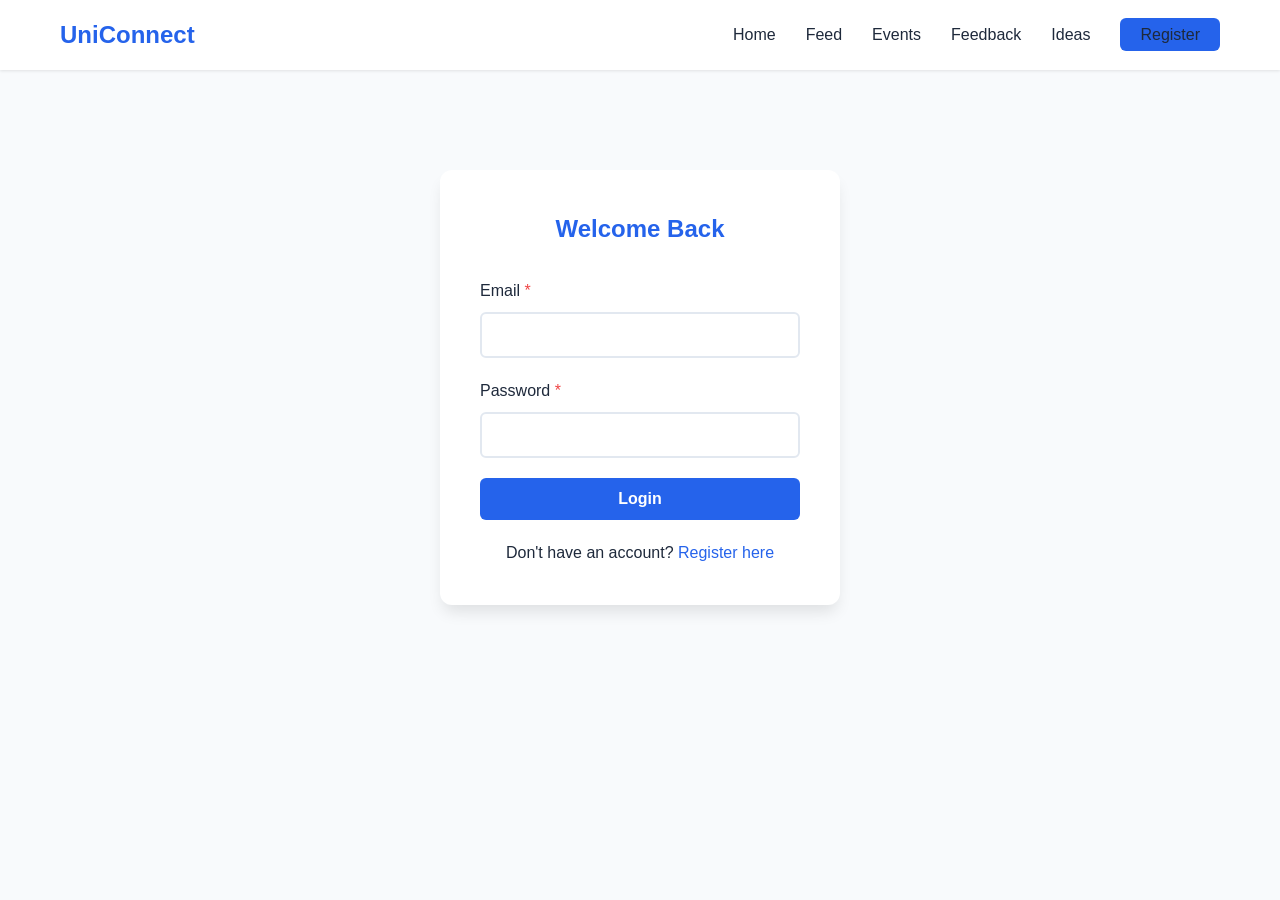
<file: feedback.html>
<!DOCTYPE html>
<html lang="en">
<head>
    <meta charset="UTF-8">
    <meta name="viewport" content="width=device-width, initial-scale=1.0">
    <title>Anonymous Feedback - UniConnect</title>
    <link rel="stylesheet" href="css/style.css">
    <style>
        .feedback-container {
            max-width: 800px;
            margin: 40px auto;
            padding: 0 20px;
        }

        .feedback-header {
            text-align: center;
            margin-bottom: 40px;
        }

        .feedback-header h1 {
            color: var(--primary-color);
            margin-bottom: 15px;
        }

        .feedback-header p {
            color: var(--text-secondary);
            font-size: 1.1rem;
        }

        .feedback-form {
            background: var(--surface);
            border-radius: 12px;
            padding: 40px;
            box-shadow: var(--shadow);
            margin-bottom: 40px;
        }

        .feedback-form h2 {
            margin-bottom: 25px;
            color: var(--primary-color);
        }

        .form-group {
            margin-bottom: 25px;
        }

        .form-group label {
            display: block;
            margin-bottom: 10px;
            font-weight: 500;
            color: var(--text-primary);
        }

        .form-group select,
        .form-group input,
        .form-group textarea {
            width: 100%;
            padding: 12px;
            border: 2px solid var(--border);
            border-radius: 6px;
            font-size: 1rem;
            font-family: inherit;
        }

        .form-group textarea {
            resize: vertical;
            min-height: 150px;
        }

        .btn-submit {
            width: 100%;
            padding: 15px;
            background-color: var(--primary-color);
            color: white;
            border: none;
            border-radius: 6px;
            font-size: 1.1rem;
            font-weight: 600;
            cursor: pointer;
            transition: background-color 0.3s;
        }

        .btn-submit:hover {
            background-color: var(--primary-dark);
        }

        .feedback-list {
            margin-top: 40px;
        }

        .feedback-list h2 {
            margin-bottom: 25px;
            color: var(--primary-color);
        }

        .feedback-item {
            background: var(--surface);
            border-radius: 12px;
            padding: 25px;
            box-shadow: var(--shadow);
            margin-bottom: 20px;
            border-left: 4px solid var(--primary-color);
        }

        .feedback-category {
            display: inline-block;
            background-color: var(--primary-color);
            color: white;
            padding: 5px 15px;
            border-radius: 20px;
            font-size: 0.85rem;
            font-weight: 600;
            margin-bottom: 15px;
        }

        .feedback-subject {
            font-size: 1.3rem;
            margin-bottom: 10px;
            color: var(--text-primary);
        }

        .feedback-message {
            color: var(--text-secondary);
            margin-bottom: 15px;
            line-height: 1.6;
        }

        .feedback-meta {
            display: flex;
            justify-content: space-between;
            align-items: center;
            padding-top: 15px;
            border-top: 1px solid var(--border);
        }

        .feedback-date {
            color: var(--text-secondary);
            font-size: 0.9rem;
        }

        .feedback-status {
            padding: 5px 15px;
            border-radius: 20px;
            font-size: 0.85rem;
            font-weight: 600;
        }

        .status-pending {
            background-color: #fef3c7;
            color: #d97706;
        }

        .status-reviewed {
            background-color: #dcfce7;
            color: #16a34a;
        }

        .status-resolved {
            background-color: #dbeafe;
            color: #2563eb;
        }

        .anonymous-notice {
            background-color: #f0f9ff;
            border: 2px solid #bae6fd;
            border-radius: 8px;
            padding: 15px;
            margin-bottom: 25px;
            text-align: center;
        }

        .anonymous-notice p {
            color: #0369a1;
            margin: 0;
        }

        .success {
            background-color: #dcfce7;
            color: #16a34a;
            padding: 12px;
            border-radius: 6px;
            margin-bottom: 20px;
            border-left: 4px solid #16a34a;
        }

        .error {
            background-color: #fee2e2;
            color: #dc2626;
            padding: 12px;
            border-radius: 6px;
            margin-bottom: 20px;
            border-left: 4px solid #dc2626;
        }
    </style>
</head>
<body>
    <nav class="navbar">
        <div class="nav-container">
            <div class="nav-logo">
                <a href="index.html">UniConnect</a>
            </div>
            <ul class="nav-menu">
                <li><a href="index.html">Home</a></li>
                <li><a href="feed.html">Feed</a></li>
                <li><a href="events.html">Events</a></li>
                <li><a href="feedback.html" class="active">Feedback</a></li>
                <li><a href="ideas.html">Ideas</a></li>
                <li><a href="profile.html">Profile</a></li>
                <li><a href="logout.html" class="btn-login">Logout</a></li>
            </ul>
            <div class="hamburger">
                <span></span>
                <span></span>
                <span></span>
            </div>
        </div>
    </nav>

    <div class="feedback-container">
        <div class="feedback-header">
            <h1>Anonymous Feedback</h1>
            <p>Share your concerns and suggestions to improve our campus. Your identity will remain completely anonymous.</p>
        </div>

        <div id="success" class="success" style="display: none;"></div>
        <div id="error" class="error" style="display: none;"></div>

        <div class="feedback-form">
            <h2>Submit Feedback</h2>
            
            <div class="anonymous-notice">
                <p>🔒 Your feedback is completely anonymous. No one will know who submitted it.</p>
            </div>

            <form id="feedbackForm">
                <div class="form-group">
                    <label for="category">Category *</label>
                    <select id="category" name="category" required>
                        <option value="">Select a category</option>
                        <option value="facilities">Facilities</option>
                        <option value="transport">Transportation</option>
                        <option value="food">Food & Dining</option>
                        <option value="classrooms">Classrooms</option>
                        <option value="services">Student Services</option>
                        <option value="activities">University Activities</option>
                        <option value="safety">Safety & Security</option>
                        <option value="other">Other</option>
                    </select>
                </div>

                <div class="form-group">
                    <label for="subject">Subject *</label>
                    <input type="text" id="subject" name="subject" placeholder="Brief summary of your feedback" required minlength="5">
                </div>

                <div class="form-group">
                    <label for="message">Detailed Feedback *</label>
                    <textarea id="message" name="message" placeholder="Please describe the issue in detail..." required minlength="10"></textarea>
                </div>

                <button type="submit" class="btn-submit">Submit Feedback Anonymously</button>
            </form>
        </div>

        <div id="feedbackList" class="feedback-list" style="display: none;">
            <h2>All Feedback (Admin View)</h2>
            <div id="feedbackContainer"></div>
        </div>
    </div>

    <script src="js/data.js"></script>
    <script src="js/main.js"></script>
    <script>
        const currentUser = JSON.parse(localStorage.getItem('currentUser'));
        if (!currentUser) {
            window.location.href = 'login.html';
        }

        if (currentUser.isAdmin) {
            document.getElementById('feedbackList').style.display = 'block';
            loadFeedback();
        }

        document.getElementById('feedbackForm').addEventListener('submit', function(e) {
            e.preventDefault();
            const category = document.getElementById('category').value;
            const subject = document.getElementById('subject').value.trim();
            const message = document.getElementById('message').value.trim();

            if (category && subject && message) {
                DB.createFeedback({ category, subject, message });
                document.getElementById('success').textContent = 'Feedback submitted anonymously. Thank you for your input!';
                document.getElementById('success').style.display = 'block';
                document.getElementById('error').style.display = 'none';
                document.getElementById('feedbackForm').reset();
                
                if (currentUser.isAdmin) {
                    loadFeedback();
                }
            }
        });

        function loadFeedback() {
            const feedback = DB.getFeedback();
            const container = document.getElementById('feedbackContainer');

            if (feedback.length === 0) {
                container.innerHTML = '<p style="text-align: center; color: var(--text-secondary);">No feedback submitted yet.</p>';
                return;
            }

            container.innerHTML = feedback.map(f => `
                <div class="feedback-item">
                    <span class="feedback-category">${f.category.charAt(0).toUpperCase() + f.category.slice(1)}</span>
                    <h3 class="feedback-subject">${f.subject}</h3>
                    <p class="feedback-message">${f.message.replace(/\n/g, '<br>')}</p>
                    <div class="feedback-meta">
                        <span class="feedback-date">Submitted: ${new Date(f.createdAt).toLocaleString()}</span>
                        <span class="feedback-status status-${f.status}">${f.status.charAt(0).toUpperCase() + f.status.slice(1)}</span>
                    </div>
                </div>
            `).join('');
        }
    </script>
</body>
</html>
</file>
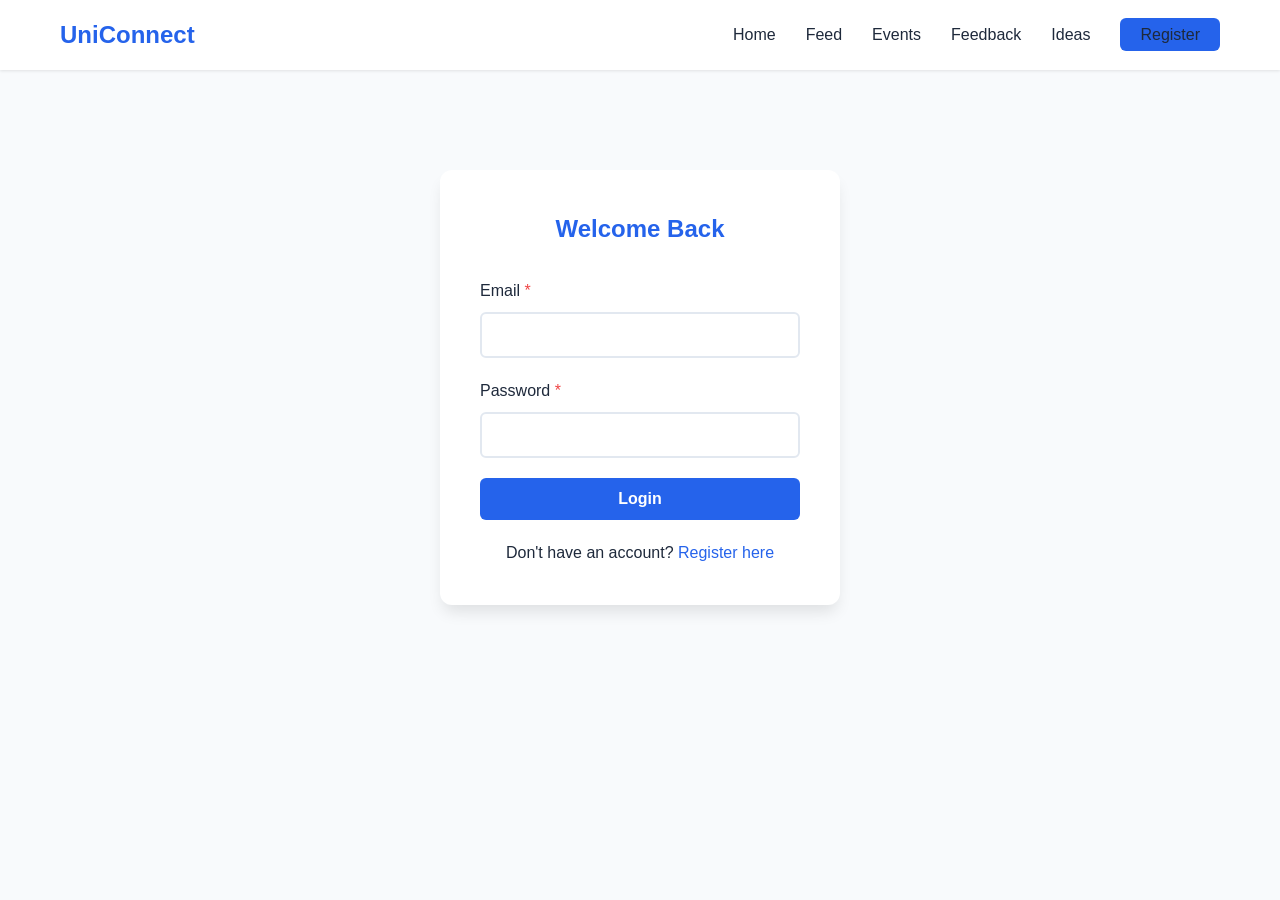
<file: ideas.html>
<!DOCTYPE html>
<html lang="en">
<head>
    <meta charset="UTF-8">
    <meta name="viewport" content="width=device-width, initial-scale=1.0">
    <title>Campus Ideas - UniConnect</title>
    <link rel="stylesheet" href="css/style.css">
    <style>
        .ideas-container {
            max-width: 1000px;
            margin: 40px auto;
            padding: 0 20px;
        }

        .ideas-header {
            text-align: center;
            margin-bottom: 40px;
        }

        .ideas-header h1 {
            color: var(--primary-color);
            margin-bottom: 15px;
        }

        .ideas-header p {
            color: var(--text-secondary);
            font-size: 1.1rem;
        }

        .idea-form {
            background: var(--surface);
            border-radius: 12px;
            padding: 40px;
            box-shadow: var(--shadow);
            margin-bottom: 40px;
        }

        .idea-form h2 {
            margin-bottom: 25px;
            color: var(--primary-color);
        }

        .form-group {
            margin-bottom: 25px;
        }

        .form-group label {
            display: block;
            margin-bottom: 10px;
            font-weight: 500;
            color: var(--text-primary);
        }

        .form-group select,
        .form-group input,
        .form-group textarea {
            width: 100%;
            padding: 12px;
            border: 2px solid var(--border);
            border-radius: 6px;
            font-size: 1rem;
            font-family: inherit;
        }

        .form-group textarea {
            resize: vertical;
            min-height: 120px;
        }

        .btn-submit {
            width: 100%;
            padding: 15px;
            background-color: var(--primary-color);
            color: white;
            border: none;
            border-radius: 6px;
            font-size: 1.1rem;
            font-weight: 600;
            cursor: pointer;
            transition: background-color 0.3s;
        }

        .btn-submit:hover {
            background-color: var(--primary-dark);
        }

        .ideas-grid {
            display: grid;
            gap: 30px;
        }

        .idea-card {
            background: var(--surface);
            border-radius: 12px;
            padding: 30px;
            box-shadow: var(--shadow);
            transition: transform 0.3s, box-shadow 0.3s;
        }

        .idea-card:hover {
            transform: translateY(-3px);
            box-shadow: var(--shadow-lg);
        }

        .idea-header {
            display: flex;
            gap: 20px;
            margin-bottom: 20px;
        }

        .idea-vote-section {
            display: flex;
            flex-direction: column;
            align-items: center;
            min-width: 60px;
        }

        .vote-btn {
            width: 50px;
            height: 50px;
            border: 2px solid var(--border);
            border-radius: 50%;
            background: white;
            cursor: pointer;
            font-size: 1.5rem;
            display: flex;
            align-items: center;
            justify-content: center;
            transition: all 0.3s;
        }

        .vote-btn:hover {
            border-color: var(--primary-color);
            color: var(--primary-color);
        }

        .vote-btn.voted {
            background-color: var(--primary-color);
            color: white;
            border-color: var(--primary-color);
        }

        .vote-count {
            font-size: 1.2rem;
            font-weight: 700;
            color: var(--text-primary);
            margin-top: 5px;
        }

        .idea-content {
            flex: 1;
        }

        .idea-category {
            display: inline-block;
            background-color: var(--accent-color);
            color: white;
            padding: 4px 12px;
            border-radius: 15px;
            font-size: 0.8rem;
            font-weight: 600;
            margin-bottom: 10px;
        }

        .idea-title {
            font-size: 1.5rem;
            margin-bottom: 15px;
            color: var(--text-primary);
        }

        .idea-description {
            color: var(--text-secondary);
            margin-bottom: 20px;
            line-height: 1.6;
        }

        .idea-author {
            display: flex;
            align-items: center;
            gap: 10px;
            margin-bottom: 20px;
        }

        .idea-avatar {
            width: 35px;
            height: 35px;
            border-radius: 50%;
            object-fit: cover;
            background-color: var(--border);
        }

        .idea-author-info {
            color: var(--text-secondary);
            font-size: 0.9rem;
        }

        .idea-actions {
            display: flex;
            gap: 20px;
            padding-top: 20px;
            border-top: 1px solid var(--border);
        }

        .action-btn {
            background: none;
            border: none;
            cursor: pointer;
            font-size: 1rem;
            color: var(--text-secondary);
            display: flex;
            align-items: center;
            gap: 5px;
            transition: color 0.3s;
        }

        .action-btn:hover {
            color: var(--primary-color);
        }

        .comments-section {
            margin-top: 20px;
            padding-top: 20px;
            border-top: 1px solid var(--border);
            display: none;
        }

        .comments-section.active {
            display: block;
        }

        .comment-form {
            display: flex;
            gap: 10px;
            margin-bottom: 20px;
        }

        .comment-form input {
            flex: 1;
            padding: 10px;
            border: 2px solid var(--border);
            border-radius: 6px;
            font-size: 0.95rem;
        }

        .comment-form button {
            padding: 10px 20px;
            background-color: var(--primary-color);
            color: white;
            border: none;
            border-radius: 6px;
            cursor: pointer;
            font-weight: 600;
        }

        .comment {
            display: flex;
            gap: 10px;
            margin-bottom: 15px;
            padding: 15px;
            background: var(--background);
            border-radius: 8px;
        }

        .comment-avatar {
            width: 35px;
            height: 35px;
            border-radius: 50%;
            object-fit: cover;
            background-color: var(--border);
        }

        .comment-content {
            flex: 1;
        }

        .comment-author {
            font-weight: 600;
            color: var(--text-primary);
            margin-bottom: 5px;
        }

        .comment-text {
            color: var(--text-primary);
            font-size: 0.95rem;
        }

        .comment-time {
            color: var(--text-secondary);
            font-size: 0.8rem;
            margin-top: 5px;
        }

        .no-ideas {
            text-align: center;
            padding: 60px 20px;
            color: var(--text-secondary);
        }

        .success {
            background-color: #dcfce7;
            color: #16a34a;
            padding: 12px;
            border-radius: 6px;
            margin-bottom: 20px;
            border-left: 4px solid #16a34a;
        }

        .error {
            background-color: #fee2e2;
            color: #dc2626;
            padding: 12px;
            border-radius: 6px;
            margin-bottom: 20px;
            border-left: 4px solid #dc2626;
        }
    </style>
</head>
<body>
    <nav class="navbar">
        <div class="nav-container">
            <div class="nav-logo">
                <a href="index.html">UniConnect</a>
            </div>
            <ul class="nav-menu">
                <li><a href="index.html">Home</a></li>
                <li><a href="feed.html">Feed</a></li>
                <li><a href="events.html">Events</a></li>
                <li><a href="feedback.html">Feedback</a></li>
                <li><a href="ideas.html" class="active">Ideas</a></li>
                <li><a href="profile.html">Profile</a></li>
                <li><a href="logout.html" class="btn-login">Logout</a></li>
            </ul>
            <div class="hamburger">
                <span></span>
                <span></span>
                <span></span>
            </div>
        </div>
    </nav>

    <div class="ideas-container">
        <div class="ideas-header">
            <h1>Campus Ideas</h1>
            <p>Share your creative ideas to improve university life. Vote for the best ideas!</p>
        </div>

        <div id="success" class="success" style="display: none;"></div>
        <div id="error" class="error" style="display: none;"></div>

        <div class="idea-form">
            <h2>Submit an Idea</h2>
            <form id="ideaForm">
                <div class="form-group">
                    <label for="category">Category</label>
                    <select id="category" name="category">
                        <option value="">Select a category</option>
                        <option value="facilities">Facilities</option>
                        <option value="activities">Activities & Events</option>
                        <option value="study">Study Areas</option>
                        <option value="transport">Transportation</option>
                        <option value="services">Student Services</option>
                        <option value="technology">Technology</option>
                        <option value="sustainability">Sustainability</option>
                        <option value="other">Other</option>
                    </select>
                </div>

                <div class="form-group">
                    <label for="title">Idea Title *</label>
                    <input type="text" id="title" name="title" placeholder="Brief title for your idea" required minlength="5">
                </div>

                <div class="form-group">
                    <label for="description">Detailed Description *</label>
                    <textarea id="description" name="description" placeholder="Describe your idea in detail..." required minlength="20"></textarea>
                </div>

                <button type="submit" class="btn-submit">Submit Idea</button>
            </form>
        </div>

        <div id="ideasContainer" class="ideas-grid"></div>
    </div>

    <script src="js/data.js"></script>
    <script src="js/main.js"></script>
    <script>
        const currentUser = JSON.parse(localStorage.getItem('currentUser'));
        if (!currentUser) {
            window.location.href = 'login.html';
        }

        function loadIdeas() {
            const ideas = DB.getIdeas().sort((a, b) => b.votes - a.votes);
            const container = document.getElementById('ideasContainer');

            if (ideas.length === 0) {
                container.innerHTML = '<div class="no-ideas"><h2>No ideas yet</h2><p>Be the first to share an idea for improving our campus!</p></div>';
                return;
            }

            container.innerHTML = ideas.map(idea => {
                const author = DB.findUserById(idea.userId);
                const hasVoted = DB.hasUserVotedForIdea(idea.id, currentUser.id);
                const comments = DB.getCommentsByIdea(idea.id);

                return `
                    <div class="idea-card">
                        <div class="idea-header">
                            <div class="idea-vote-section">
                                <button class="vote-btn ${hasVoted ? 'voted' : ''}" onclick="toggleVote(${idea.id})">
                                    ${hasVoted ? '▼' : '▲'}
                                </button>
                                <span class="vote-count">${idea.votes}</span>
                            </div>
                            
                            <div class="idea-content">
                                ${idea.category ? `<span class="idea-category">${idea.category.charAt(0).toUpperCase() + idea.category.slice(1)}</span>` : ''}
                                
                                <h3 class="idea-title">${idea.title}</h3>
                                <p class="idea-description">${idea.description.replace(/\n/g, '<br>')}</p>
                                
                                <div class="idea-author">
                                    <img src="images/${author.profilePicture}" alt="Profile" class="idea-avatar" onerror="this.src='https://via.placeholder.com/35?text=User'">
                                    <div class="idea-author-info">
                                        ${author.firstName} ${author.lastName} • ${new Date(idea.createdAt).toLocaleDateString()}
                                    </div>
                                </div>
                                
                                <div class="idea-actions">
                                    <button class="action-btn" onclick="toggleComments(${idea.id})">
                                        💬 Comments
                                    </button>
                                </div>
                                
                                <div class="comments-section" id="idea-comments-${idea.id}">
                                    <form class="comment-form" onsubmit="addComment(event, ${idea.id})">
                                        <input type="text" name="comment_text" placeholder="Write a comment..." required>
                                        <button type="submit">Post</button>
                                    </form>

                                    ${comments.map(comment => {
                                        const commentUser = DB.findUserById(comment.userId);
                                        return `
                                            <div class="comment">
                                                <img src="images/${commentUser.profilePicture}" alt="Profile" class="comment-avatar" onerror="this.src='https://via.placeholder.com/35?text=User'">
                                                <div class="comment-content">
                                                    <div class="comment-author">${commentUser.firstName} ${commentUser.lastName}</div>
                                                    <div class="comment-text">${comment.commentText}</div>
                                                    <div class="comment-time">${new Date(comment.createdAt).toLocaleString()}</div>
                                                </div>
                                            </div>
                                        `;
                                    }).join('')}
                                </div>
                            </div>
                        </div>
                    </div>
                `;
            }).join('');
        }

        document.getElementById('ideaForm').addEventListener('submit', function(e) {
            e.preventDefault();
            const title = document.getElementById('title').value.trim();
            const description = document.getElementById('description').value.trim();
            const category = document.getElementById('category').value;

            if (title && description) {
                DB.createIdea({
                    userId: currentUser.id,
                    title,
                    description,
                    category
                });

                document.getElementById('success').textContent = 'Idea submitted successfully!';
                document.getElementById('success').style.display = 'block';
                document.getElementById('error').style.display = 'none';
                document.getElementById('ideaForm').reset();
                loadIdeas();
            }
        });

        function toggleVote(ideaId) {
            DB.voteForIdea(ideaId, currentUser.id);
            loadIdeas();
        }

        function toggleComments(ideaId) {
            const commentsSection = document.getElementById('idea-comments-' + ideaId);
            commentsSection.classList.toggle('active');
        }

        function addComment(e, ideaId) {
            e.preventDefault();
            const commentText = e.target.comment_text.value.trim();

            if (commentText) {
                DB.createComment({
                    userId: currentUser.id,
                    postId: null,
                    ideaId,
                    commentText
                });

                document.getElementById('success').textContent = 'Comment added!';
                document.getElementById('success').style.display = 'block';
                loadIdeas();

                setTimeout(() => {
                    document.getElementById('idea-comments-' + ideaId).classList.add('active');
                }, 100);
            }
        }

        loadIdeas();
    </script>
</body>
</html>
</file>
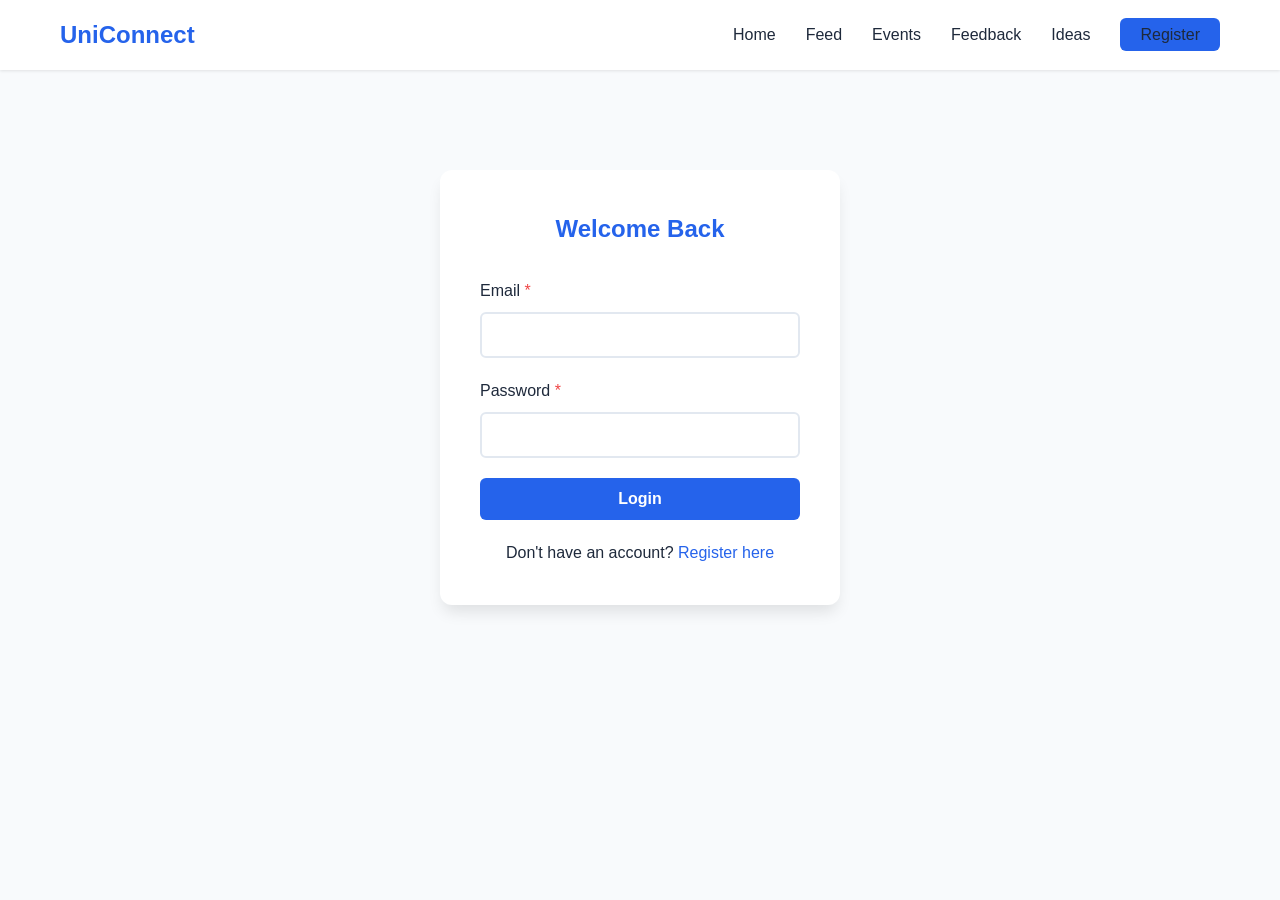
<file: login.html>
<!DOCTYPE html>
<html lang="en">
<head>
    <meta charset="UTF-8">
    <meta name="viewport" content="width=device-width, initial-scale=1.0">
    <title>Login - UniConnect</title>
    <link rel="stylesheet" href="css/style.css">
    <style>
        .auth-container {
            max-width: 400px;
            margin: 100px auto;
            padding: 40px;
            background: var(--surface);
            border-radius: 12px;
            box-shadow: var(--shadow-lg);
        }

        .auth-container h2 {
            text-align: center;
            margin-bottom: 30px;
            color: var(--primary-color);
        }

        .form-group {
            margin-bottom: 20px;
        }

        .form-group label {
            display: block;
            margin-bottom: 8px;
            font-weight: 500;
            color: var(--text-primary);
        }

        .form-group input {
            width: 100%;
            padding: 12px;
            border: 2px solid var(--border);
            border-radius: 6px;
            font-size: 1rem;
            transition: border-color 0.3s;
        }

        .form-group input:focus {
            outline: none;
            border-color: var(--primary-color);
        }

        .btn-submit {
            width: 100%;
            padding: 12px;
            background-color: var(--primary-color);
            color: white;
            border: none;
            border-radius: 6px;
            font-size: 1rem;
            font-weight: 600;
            cursor: pointer;
            transition: background-color 0.3s;
        }

        .btn-submit:hover {
            background-color: var(--primary-dark);
        }

        .auth-footer {
            text-align: center;
            margin-top: 20px;
        }

        .auth-footer a {
            color: var(--primary-color);
            text-decoration: none;
            font-weight: 500;
        }

        .auth-footer a:hover {
            text-decoration: underline;
        }

        .error {
            background-color: #fee2e2;
            color: #dc2626;
            padding: 12px;
            border-radius: 6px;
            margin-bottom: 20px;
            border-left: 4px solid #dc2626;
        }

        .required {
            color: var(--danger-color);
        }
    </style>
</head>
<body>
    <!-- Navigation -->
    <nav class="navbar">
        <div class="nav-container">
            <div class="nav-logo">
                <a href="index.html">UniConnect</a>
            </div>
            <ul class="nav-menu">
                <li><a href="index.html">Home</a></li>
                <li><a href="feed.html">Feed</a></li>
                <li><a href="events.html">Events</a></li>
                <li><a href="feedback.html">Feedback</a></li>
                <li><a href="ideas.html">Ideas</a></li>
                <li><a href="register.html" class="btn-register">Register</a></li>
            </ul>
            <div class="hamburger">
                <span></span>
                <span></span>
                <span></span>
            </div>
        </div>
    </nav>

    <!-- Login Form -->
    <div class="auth-container">
        <h2>Welcome Back</h2>

        <div id="error" class="error" style="display: none;"></div>

        <form id="loginForm">
            <div class="form-group">
                <label for="email">Email <span class="required">*</span></label>
                <input type="email" id="email" name="email" required>
            </div>

            <div class="form-group">
                <label for="password">Password <span class="required">*</span></label>
                <input type="password" id="password" name="password" required>
            </div>

            <button type="submit" class="btn-submit">Login</button>
        </form>

        <div class="auth-footer">
            <p>Don't have an account? <a href="register.html">Register here</a></p>
        </div>
    </div>

    <script src="js/data.js"></script>
    <script src="js/main.js"></script>
    <script>
        // Check if user is already logged in
        const currentUser = JSON.parse(localStorage.getItem('currentUser'));
        if (currentUser) {
            window.location.href = 'feed.html';
        }

        document.getElementById('loginForm').addEventListener('submit', function(e) {
            e.preventDefault();

            const email = document.getElementById('email').value.trim();
            const password = document.getElementById('password').value.trim();

            const errorDiv = document.getElementById('error');

            // Validation
            if (!email || !password) {
                errorDiv.textContent = 'Please fill in all fields.';
                errorDiv.style.display = 'block';
                return;
            }

            // Check user credentials
            const user = DB.findUserByEmail(email);

            if (!user) {
                errorDiv.textContent = 'Invalid email or password.';
                errorDiv.style.display = 'block';
                return;
            }

            if (user.password !== password) {
                errorDiv.textContent = 'Invalid email or password.';
                errorDiv.style.display = 'block';
                return;
            }

            // Set session in localStorage
            localStorage.setItem('currentUser', JSON.stringify({
                id: user.id,
                email: user.email,
                firstName: user.firstName,
                lastName: user.lastName,
                isAdmin: user.isAdmin
            }));

            // Redirect to feed
            window.location.href = 'feed.html';
        });
    </script>
</body>
</html>
</file>
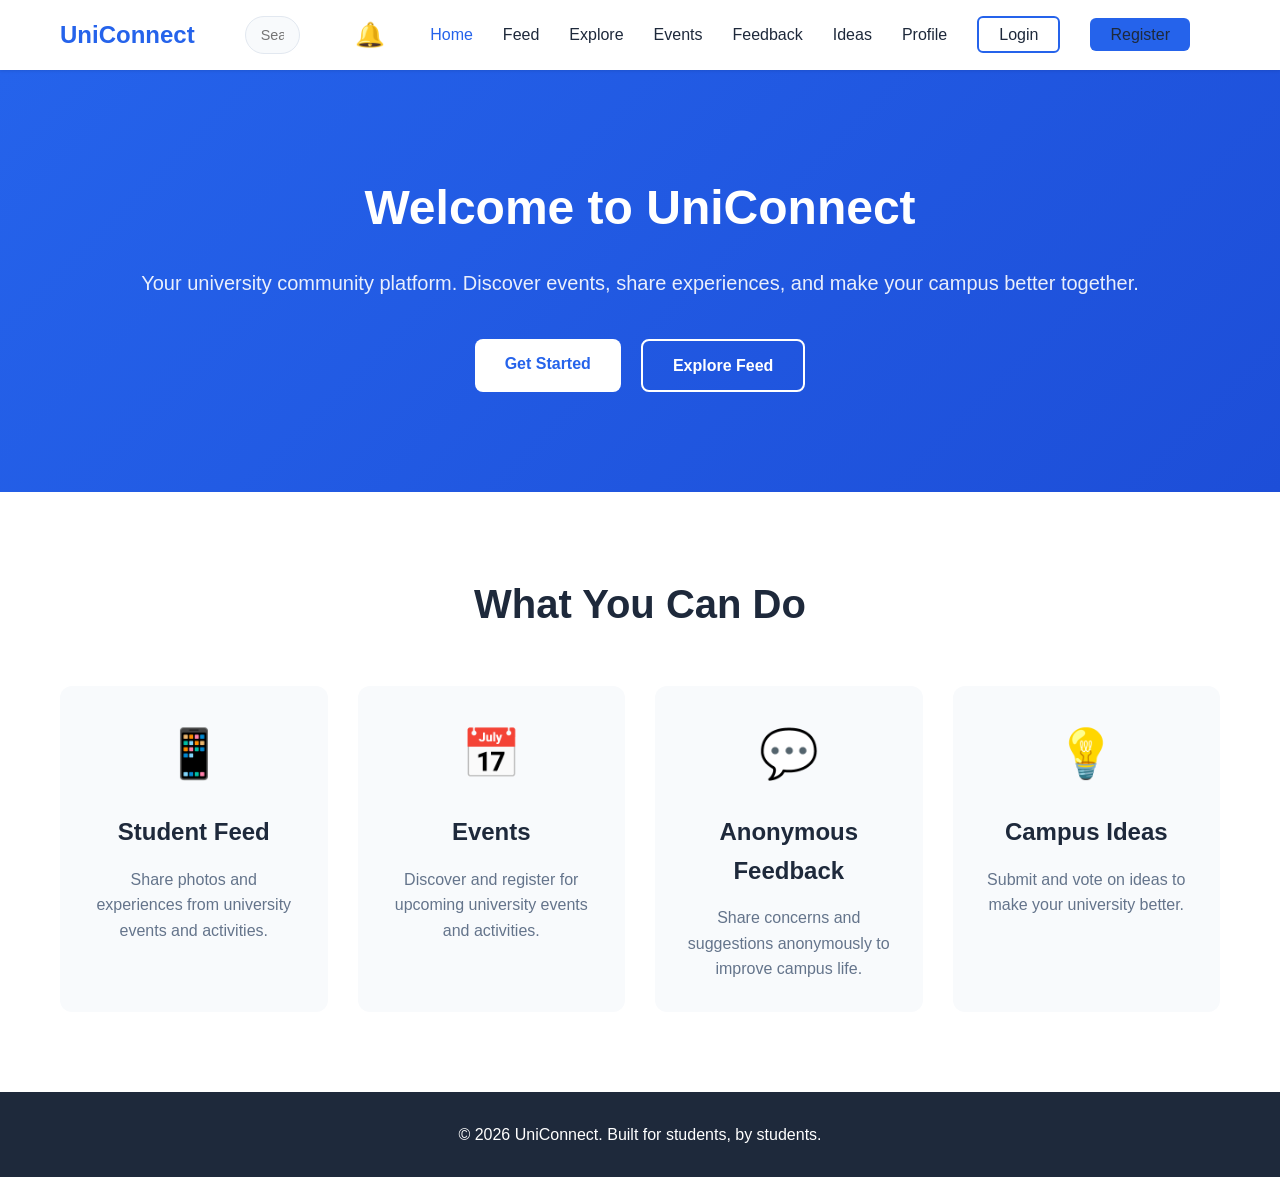
<file: logout.html>
<!DOCTYPE html>
<html>
<head>
    <meta charset="UTF-8">
    <title>Logging out...</title>
</head>
<body>
    <script>
        localStorage.removeItem('currentUser');
        window.location.href = 'index.html';
    </script>
</body>
</html>
</file>
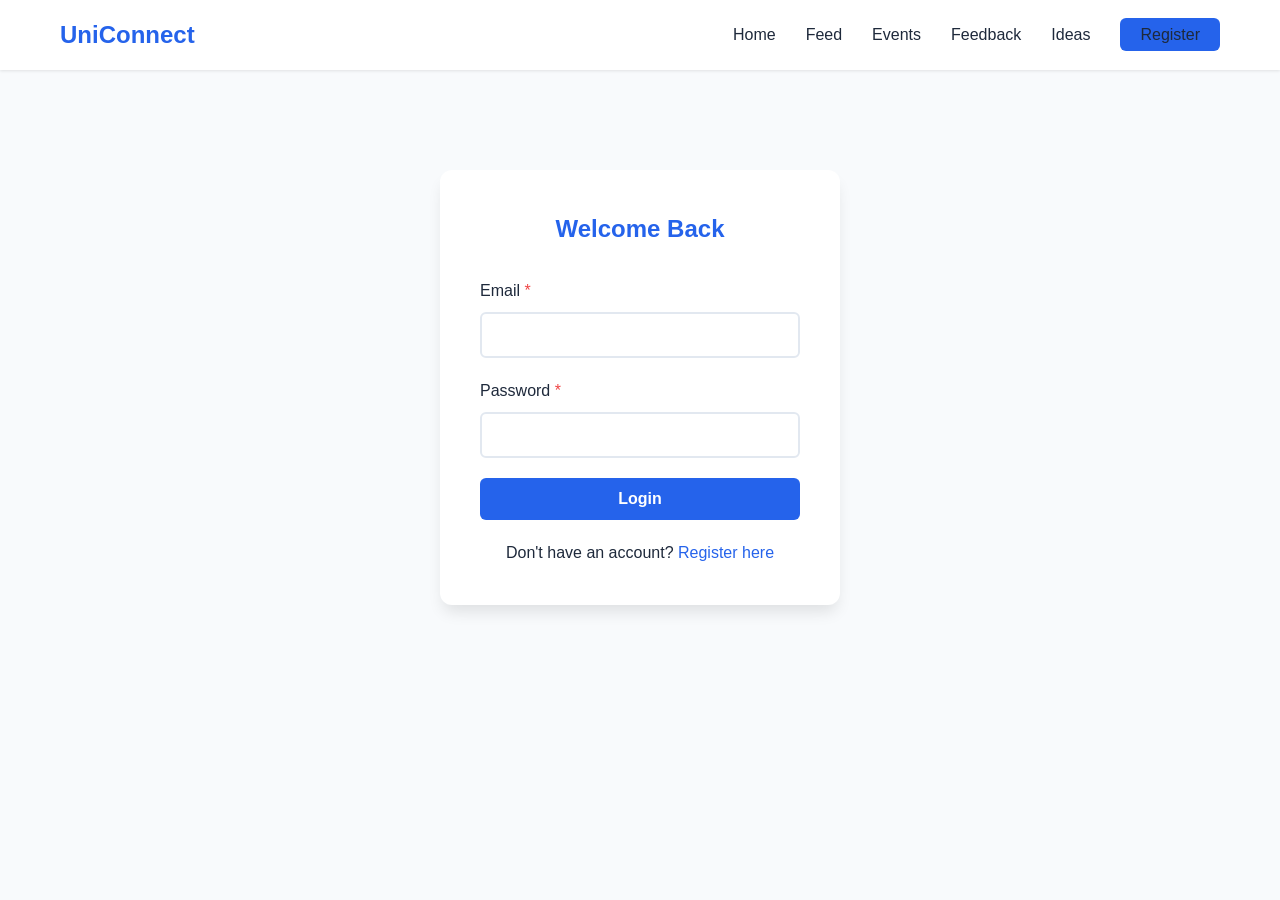
<file: profile.html>
<!DOCTYPE html>
<html lang="en">
<head>
    <meta charset="UTF-8">
    <meta name="viewport" content="width=device-width, initial-scale=1.0">
    <title>My Profile - UniConnect</title>
    <link rel="stylesheet" href="css/style.css">
    <style>
        .profile-container {
            max-width: 935px;
            margin: 30px auto;
            padding: 0 20px;
        }

        .profile-header {
            background: var(--surface);
            border-radius: 8px;
            padding: 30px;
            box-shadow: var(--shadow);
            margin-bottom: 30px;
            display: flex;
            gap: 30px;
            align-items: flex-start;
        }

        .profile-picture {
            width: 150px;
            height: 150px;
            border-radius: 50%;
            object-fit: cover;
            border: 1px solid var(--border);
            background-color: var(--border);
            margin-right: 30px;
        }

        .profile-info {
            flex: 1;
        }

        .profile-name {
            font-size: 1.8rem;
            margin-bottom: 5px;
            color: var(--text-primary);
            font-weight: 300;
        }

        .profile-username {
            font-size: 1.2rem;
            color: var(--text-secondary);
            margin-bottom: 20px;
            font-weight: 400;
        }

        .profile-stats {
            display: flex;
            gap: 40px;
            margin-bottom: 20px;
            font-size: 1rem;
        }

        .profile-stat {
            color: var(--text-primary);
        }

        .profile-stat strong {
            font-weight: 600;
        }

        .profile-bio {
            color: var(--text-primary);
            margin-bottom: 10px;
            line-height: 1.5;
        }

        .profile-course {
            color: var(--text-secondary);
            margin-bottom: 5px;
        }

        .profile-interests {
            color: var(--primary-color);
            font-size: 0.95rem;
        }

        .btn-edit {
            padding: 8px 16px;
            background-color: var(--background);
            color: var(--text-primary);
            border: 1px solid var(--border);
            border-radius: 4px;
            cursor: pointer;
            font-weight: 600;
            transition: background-color 0.3s;
            margin-top: 15px;
        }

        .btn-edit:hover {
            background-color: var(--border);
        }

        .edit-form {
            background: var(--surface);
            border-radius: 8px;
            padding: 30px;
            box-shadow: var(--shadow);
            margin-bottom: 30px;
            display: none;
        }

        .edit-form.active {
            display: block;
        }

        .form-row {
            display: grid;
            grid-template-columns: 1fr 1fr;
            gap: 20px;
        }

        .form-group {
            margin-bottom: 20px;
        }

        .form-group label {
            display: block;
            margin-bottom: 8px;
            font-weight: 500;
            color: var(--text-primary);
            font-size: 0.9rem;
        }

        .form-group input,
        .form-group select,
        .form-group textarea {
            width: 100%;
            padding: 10px;
            border: 1px solid var(--border);
            border-radius: 4px;
            font-size: 1rem;
            font-family: inherit;
        }

        .form-group textarea {
            resize: vertical;
            min-height: 80px;
        }

        /* Profile Tabs */
        .profile-tabs {
            background: var(--surface);
            border-radius: 8px;
            box-shadow: var(--shadow);
            margin-bottom: 20px;
            display: flex;
            border-bottom: 1px solid var(--border);
        }

        .profile-tab {
            flex: 1;
            padding: 15px;
            text-align: center;
            cursor: pointer;
            color: var(--text-secondary);
            font-weight: 500;
            transition: all 0.3s;
            border-bottom: 1px solid transparent;
        }

        .profile-tab:hover {
            color: var(--text-primary);
        }

        .profile-tab.active {
            color: var(--text-primary);
            border-bottom: 1px solid var(--text-primary);
        }

        .profile-tab span {
            margin-right: 5px;
        }

        .section-title {
            font-size: 1.2rem;
            margin-bottom: 20px;
            color: var(--text-primary);
            font-weight: 600;
        }

        .posts-grid {
            display: grid;
            grid-template-columns: repeat(3, 1fr);
            gap: 28px;
        }

        .post-card {
            background: var(--surface);
            border-radius: 4px;
            overflow: hidden;
            box-shadow: var(--shadow);
            aspect-ratio: 1;
            cursor: pointer;
            position: relative;
        }

        .post-card:hover {
            transform: scale(1.02);
            transition: transform 0.2s;
        }

        .post-image {
            width: 100%;
            height: 100%;
            object-fit: cover;
        }

        .post-overlay {
            position: absolute;
            top: 0;
            left: 0;
            right: 0;
            bottom: 0;
            background: rgba(0, 0, 0, 0.3);
            display: flex;
            align-items: center;
            justify-content: center;
            opacity: 0;
            transition: opacity 0.2s;
        }

        .post-card:hover .post-overlay {
            opacity: 1;
        }

        .post-stats-overlay {
            color: white;
            font-weight: 600;
            display: flex;
            gap: 20px;
        }

        .post-stat-item {
            display: flex;
            align-items: center;
            gap: 5px;
        }

        .post-content {
            padding: 15px;
        }

        .post-caption {
            color: var(--text-primary);
            margin-bottom: 10px;
            font-size: 0.9rem;
            line-height: 1.4;
        }

        .post-meta {
            color: var(--text-secondary);
            font-size: 0.8rem;
            display: flex;
            justify-content: space-between;
        }

        .no-posts {
            text-align: center;
            padding: 60px 20px;
            color: var(--text-secondary);
        }

        .success {
            background-color: #dcfce7;
            color: #16a34a;
            padding: 12px;
            border-radius: 6px;
            margin-bottom: 20px;
            border-left: 4px solid #16a34a;
        }

        @media (max-width: 768px) {
            .profile-header {
                flex-direction: column;
                align-items: center;
                text-align: center;
                padding: 20px;
            }

            .profile-picture {
                margin-right: 0;
                margin-bottom: 20px;
                width: 120px;
                height: 120px;
            }

            .profile-stats {
                justify-content: center;
                gap: 20px;
            }

            .form-row {
                grid-template-columns: 1fr;
            }

            .posts-grid {
                grid-template-columns: repeat(3, 1fr);
                gap: 3px;
            }

            .profile-name {
                font-size: 1.5rem;
            }

            .profile-tabs {
                font-size: 0.85rem;
            }
        }

        @media (max-width: 480px) {
            .posts-grid {
                grid-template-columns: repeat(3, 1fr);
                gap: 2px;
            }

            .profile-container {
                padding: 0 10px;
            }

            .profile-header {
                padding: 15px;
            }

            .profile-picture {
                width: 100px;
                height: 100px;
            }

            .profile-name {
                font-size: 1.3rem;
            }

            .profile-stats {
                gap: 15px;
                font-size: 0.9rem;
            }

            .btn-edit {
                padding: 8px 16px;
                font-size: 0.9rem;
            }
        }
    </style>
</head>
<body>
    <nav class="navbar">
        <div class="nav-container">
            <div class="nav-logo">
                <a href="index.html">UniConnect</a>
            </div>
            <ul class="nav-menu">
                <li><a href="index.html">Home</a></li>
                <li><a href="feed.html">Feed</a></li>
                <li><a href="explore.html">Explore</a></li>
                <li><a href="events.html">Events</a></li>
                <li><a href="feedback.html">Feedback</a></li>
                <li><a href="ideas.html">Ideas</a></li>
                <li><a href="profile.html" class="active">Profile</a></li>
                <li><a href="logout.html" class="btn-login">Logout</a></li>
            </ul>
            <div class="hamburger">
                <span></span>
                <span></span>
                <span></span>
            </div>
        </div>
    </nav>

    <div class="profile-container">
        <div id="success" class="success" style="display: none;"></div>

        <div class="profile-header">
            <img id="profilePicture" src="https://via.placeholder.com/150?text=User" alt="Profile Picture" class="profile-picture" onerror="this.src='https://via.placeholder.com/150?text=User'">
            <div class="profile-info">
                <h1 id="profileName" class="profile-name"></h1>
                <div id="profileUsername" class="profile-username"></div>
                <div class="profile-stats">
                    <div class="profile-stat"><strong id="postCount">0</strong> posts</div>
                    <div class="profile-stat"><strong id="followerCount">0</strong> followers</div>
                    <div class="profile-stat"><strong id="followingCount">0</strong> following</div>
                </div>
                <div id="profileBio" class="profile-bio"></div>
                <div id="profileCourse" class="profile-course"></div>
                <div id="profileInterests" class="profile-interests"></div>
                <button class="btn-edit" onclick="toggleEditForm()">Edit Profile</button>
            </div>
        </div>

        <div class="edit-form" id="editForm">
            <h2 class="section-title">Edit Profile</h2>
            <form id="editProfileForm">
                <div class="form-row">
                    <div class="form-group">
                        <label for="firstName">First Name</label>
                        <input type="text" id="firstName" name="firstName" required>
                    </div>
                    <div class="form-group">
                        <label for="lastName">Last Name</label>
                        <input type="text" id="lastName" name="lastName" required>
                    </div>
                </div>

                <div class="form-row">
                    <div class="form-group">
                        <label for="course">Course/Program</label>
                        <input type="text" id="course" name="course">
                    </div>
                    <div class="form-group">
                        <label for="yearOfStudy">Year of Study</label>
                        <select id="yearOfStudy" name="yearOfStudy">
                            <option value="">Select Year</option>
                            <option value="1">1st Year</option>
                            <option value="2">2nd Year</option>
                            <option value="3">3rd Year</option>
                            <option value="4">4th Year</option>
                            <option value="5">5th Year</option>
                        </select>
                    </div>
                </div>

                <div class="form-group">
                    <label for="bio">Bio</label>
                    <textarea id="bio" name="bio" placeholder="Tell us about yourself..."></textarea>
                </div>

                <div class="form-group">
                    <label for="interests">Interests (comma-separated)</label>
                    <input type="text" id="interests" name="interests" placeholder="e.g., Sports, Music, Technology">
                </div>

                <button type="submit" class="btn-edit">Save Changes</button>
            </form>
        </div>

        <div class="profile-tabs">
            <div class="profile-tab active" onclick="switchTab('posts')">
                <span>📷</span> POSTS
            </div>
            <div class="profile-tab" onclick="switchTab('saved')">
                <span>🔖</span> SAVED
            </div>
        </div>

        <div id="postsTab">
            <h2 class="section-title">My Posts</h2>
            <div id="postsContainer" class="posts-grid"></div>
        </div>

        <div id="savedTab" style="display: none;">
            <h2 class="section-title">Saved Posts</h2>
            <div id="savedContainer" class="posts-grid"></div>
        </div>
    </div>

    <script src="js/data.js"></script>
    <script src="js/main.js"></script>
    <script>
        const currentUser = JSON.parse(localStorage.getItem('currentUser'));
        if (!currentUser) {
            window.location.href = 'login.html';
        }

        function loadProfile() {
            const user = DB.findUserById(currentUser.id);

            document.getElementById('profileName').textContent = `${user.firstName} ${user.lastName}`;
            document.getElementById('profileUsername').textContent = `@${user.firstName.toLowerCase()}${user.lastName.toLowerCase()}`;

            // Load stats
            const posts = DB.getPosts().filter(p => p.userId === currentUser.id);
            const followers = DB.getFollowers().filter(f => f.followingId === currentUser.id);
            const following = DB.getFollowers().filter(f => f.followerId === currentUser.id);

            document.getElementById('postCount').textContent = posts.length;
            document.getElementById('followerCount').textContent = followers.length;
            document.getElementById('followingCount').textContent = following.length;

            // Profile details
            if (user.bio) {
                document.getElementById('profileBio').textContent = user.bio;
            }

            if (user.course) {
                document.getElementById('profileCourse').textContent = `${user.course}${user.yearOfStudy ? ' • ' + user.yearOfStudy + ' Year' : ''}`;
            }

            if (user.interests) {
                document.getElementById('profileInterests').textContent = user.interests;
            }

            // Profile picture
            if (user.profilePicture) {
                document.getElementById('profilePicture').src = user.profilePicture;
            }

            // Fill edit form
            document.getElementById('firstName').value = user.firstName;
            document.getElementById('lastName').value = user.lastName;
            document.getElementById('course').value = user.course || '';
            document.getElementById('yearOfStudy').value = user.yearOfStudy || '';
            document.getElementById('bio').value = user.bio || '';
            document.getElementById('interests').value = user.interests || '';

            // Load user's posts
            loadUserPosts();
            loadSavedPosts();
        }

        function loadUserPosts() {
            const posts = DB.getPosts().filter(p => p.userId === currentUser.id);
            const container = document.getElementById('postsContainer');

            if (posts.length === 0) {
                container.innerHTML = '<div class="no-posts"><p>You haven\'t posted anything yet. <a href="feed.html">Go to the feed</a> to share your first post!</p></div>';
            } else {
                container.innerHTML = posts.map(post => {
                    const likeCount = DB.getLikeCount(post.id);
                    const commentCount = DB.getCommentsByPost(post.id).length;
                    return `
                        <div class="post-card" onclick="viewPost(${post.id})">
                            ${post.imagePath ? `<img src="${post.imagePath}" alt="Post" class="post-image">` : '<div class="post-image" style="background: var(--background); display: flex; align-items: center; justify-content: center; color: var(--text-secondary);">No image</div>'}
                            <div class="post-overlay">
                                <div class="post-stats-overlay">
                                    <div class="post-stat-item">❤️ ${likeCount}</div>
                                    <div class="post-stat-item">💬 ${commentCount}</div>
                                </div>
                            </div>
                        </div>
                    `;
                }).join('');
            }
        }

        function loadSavedPosts() {
            const savedPosts = DB.getSavedPostsByUser(currentUser.id);
            const container = document.getElementById('savedContainer');

            if (savedPosts.length === 0) {
                container.innerHTML = '<div class="no-posts"><p>No saved posts yet. Save posts from the feed to see them here!</p></div>';
            } else {
                container.innerHTML = savedPosts.map(post => {
                    const likeCount = DB.getLikeCount(post.id);
                    const commentCount = DB.getCommentsByPost(post.id).length;
                    const postUser = DB.findUserById(post.userId);
                    return `
                        <div class="post-card" onclick="viewPost(${post.id})">
                            ${post.imagePath ? `<img src="${post.imagePath}" alt="Post" class="post-image">` : '<div class="post-image" style="background: var(--background); display: flex; align-items: center; justify-content: center; color: var(--text-secondary);">No image</div>'}
                            <div class="post-overlay">
                                <div class="post-stats-overlay">
                                    <div class="post-stat-item">❤️ ${likeCount}</div>
                                    <div class="post-stat-item">💬 ${commentCount}</div>
                                </div>
                            </div>
                        </div>
                    `;
                }).join('');
            }
        }

        function switchTab(tab) {
            // Update tab styles
            document.querySelectorAll('.profile-tab').forEach(t => t.classList.remove('active'));
            event.target.closest('.profile-tab').classList.add('active');

            // Show/hide content
            if (tab === 'posts') {
                document.getElementById('postsTab').style.display = 'block';
                document.getElementById('savedTab').style.display = 'none';
            } else {
                document.getElementById('postsTab').style.display = 'none';
                document.getElementById('savedTab').style.display = 'block';
            }
        }

        function viewPost(postId) {
            // For now, redirect to feed with post ID
            window.location.href = `feed.html?post=${postId}`;
        }

        function toggleEditForm() {
            document.getElementById('editForm').classList.toggle('active');
        }

        document.getElementById('editProfileForm').addEventListener('submit', function(e) {
            e.preventDefault();
            
            const updates = {
                firstName: document.getElementById('firstName').value.trim(),
                lastName: document.getElementById('lastName').value.trim(),
                course: document.getElementById('course').value.trim(),
                yearOfStudy: document.getElementById('yearOfStudy').value,
                bio: document.getElementById('bio').value.trim(),
                interests: document.getElementById('interests').value.trim()
            };

            DB.updateUser(currentUser.id, updates);

            // Update current user session
            currentUser.firstName = updates.firstName;
            currentUser.lastName = updates.lastName;
            localStorage.setItem('currentUser', JSON.stringify(currentUser));

            document.getElementById('success').textContent = 'Profile updated successfully!';
            document.getElementById('success').style.display = 'block';
            document.getElementById('editForm').classList.remove('active');

            loadProfile();
        });

        loadProfile();
    </script>
</body>
</html>
</file>
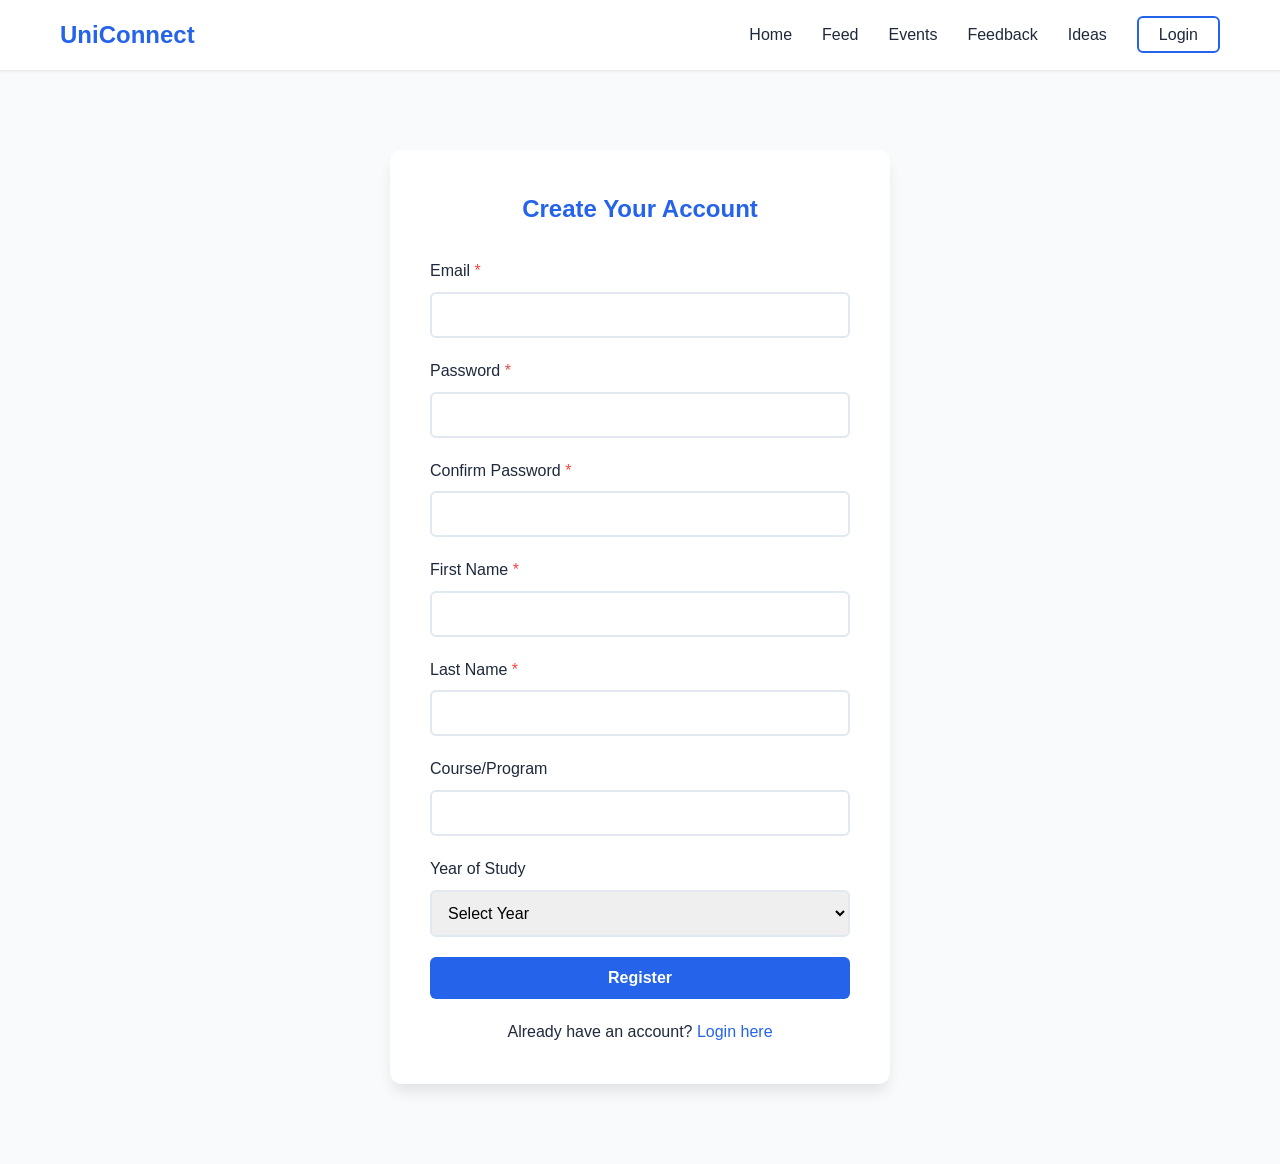
<file: register.html>
<!DOCTYPE html>
<html lang="en">
<head>
    <meta charset="UTF-8">
    <meta name="viewport" content="width=device-width, initial-scale=1.0">
    <title>Register - UniConnect</title>
    <link rel="stylesheet" href="css/style.css">
    <style>
        .auth-container {
            max-width: 500px;
            margin: 80px auto;
            padding: 40px;
            background: var(--surface);
            border-radius: 12px;
            box-shadow: var(--shadow-lg);
        }

        .auth-container h2 {
            text-align: center;
            margin-bottom: 30px;
            color: var(--primary-color);
        }

        .form-group {
            margin-bottom: 20px;
        }

        .form-group label {
            display: block;
            margin-bottom: 8px;
            font-weight: 500;
            color: var(--text-primary);
        }

        .form-group input,
        .form-group select {
            width: 100%;
            padding: 12px;
            border: 2px solid var(--border);
            border-radius: 6px;
            font-size: 1rem;
            transition: border-color 0.3s;
        }

        .form-group input:focus,
        .form-group select:focus {
            outline: none;
            border-color: var(--primary-color);
        }

        .btn-submit {
            width: 100%;
            padding: 12px;
            background-color: var(--primary-color);
            color: white;
            border: none;
            border-radius: 6px;
            font-size: 1rem;
            font-weight: 600;
            cursor: pointer;
            transition: background-color 0.3s;
        }

        .btn-submit:hover {
            background-color: var(--primary-dark);
        }

        .auth-footer {
            text-align: center;
            margin-top: 20px;
        }

        .auth-footer a {
            color: var(--primary-color);
            text-decoration: none;
            font-weight: 500;
        }

        .auth-footer a:hover {
            text-decoration: underline;
        }

        .error {
            background-color: #fee2e2;
            color: #dc2626;
            padding: 12px;
            border-radius: 6px;
            margin-bottom: 20px;
            border-left: 4px solid #dc2626;
        }

        .success {
            background-color: #dcfce7;
            color: #16a34a;
            padding: 12px;
            border-radius: 6px;
            margin-bottom: 20px;
            border-left: 4px solid #16a34a;
        }

        .required {
            color: var(--danger-color);
        }
    </style>
</head>
<body>
    <!-- Navigation -->
    <nav class="navbar">
        <div class="nav-container">
            <div class="nav-logo">
                <a href="index.html">UniConnect</a>
            </div>
            <ul class="nav-menu">
                <li><a href="index.html">Home</a></li>
                <li><a href="feed.html">Feed</a></li>
                <li><a href="events.html">Events</a></li>
                <li><a href="feedback.html">Feedback</a></li>
                <li><a href="ideas.html">Ideas</a></li>
                <li><a href="login.html" class="btn-login">Login</a></li>
            </ul>
            <div class="hamburger">
                <span></span>
                <span></span>
                <span></span>
            </div>
        </div>
    </nav>

    <!-- Registration Form -->
    <div class="auth-container">
        <h2>Create Your Account</h2>

        <div id="error" class="error" style="display: none;"></div>
        <div id="success" class="success" style="display: none;"></div>

        <form id="registerForm">
            <div class="form-group">
                <label for="email">Email <span class="required">*</span></label>
                <input type="email" id="email" name="email" required>
            </div>

            <div class="form-group">
                <label for="password">Password <span class="required">*</span></label>
                <input type="password" id="password" name="password" required minlength="6">
            </div>

            <div class="form-group">
                <label for="confirmPassword">Confirm Password <span class="required">*</span></label>
                <input type="password" id="confirmPassword" name="confirmPassword" required minlength="6">
            </div>

            <div class="form-group">
                <label for="firstName">First Name <span class="required">*</span></label>
                <input type="text" id="firstName" name="firstName" required>
            </div>

            <div class="form-group">
                <label for="lastName">Last Name <span class="required">*</span></label>
                <input type="text" id="lastName" name="lastName" required>
            </div>

            <div class="form-group">
                <label for="course">Course/Program</label>
                <input type="text" id="course" name="course">
            </div>

            <div class="form-group">
                <label for="yearOfStudy">Year of Study</label>
                <select id="yearOfStudy" name="yearOfStudy">
                    <option value="">Select Year</option>
                    <option value="1">1st Year</option>
                    <option value="2">2nd Year</option>
                    <option value="3">3rd Year</option>
                    <option value="4">4th Year</option>
                    <option value="5">5th Year</option>
                </select>
            </div>

            <button type="submit" class="btn-submit">Register</button>
        </form>

        <div class="auth-footer">
            <p>Already have an account? <a href="login.html">Login here</a></p>
        </div>
    </div>

    <script src="js/data.js"></script>
    <script src="js/main.js"></script>
    <script>
        document.getElementById('registerForm').addEventListener('submit', function(e) {
            e.preventDefault();

            const email = document.getElementById('email').value.trim();
            const password = document.getElementById('password').value.trim();
            const confirmPassword = document.getElementById('confirmPassword').value.trim();
            const firstName = document.getElementById('firstName').value.trim();
            const lastName = document.getElementById('lastName').value.trim();
            const course = document.getElementById('course').value.trim();
            const yearOfStudy = document.getElementById('yearOfStudy').value;

            const errorDiv = document.getElementById('error');
            const successDiv = document.getElementById('success');

            // Validation
            if (!email || !password || !firstName || !lastName) {
                errorDiv.textContent = 'All required fields must be filled.';
                errorDiv.style.display = 'block';
                successDiv.style.display = 'none';
                return;
            }

            if (!email.includes('@')) {
                errorDiv.textContent = 'Invalid email format.';
                errorDiv.style.display = 'block';
                successDiv.style.display = 'none';
                return;
            }

            if (password.length < 6) {
                errorDiv.textContent = 'Password must be at least 6 characters long.';
                errorDiv.style.display = 'block';
                successDiv.style.display = 'none';
                return;
            }

            if (password !== confirmPassword) {
                errorDiv.textContent = 'Passwords do not match.';
                errorDiv.style.display = 'block';
                successDiv.style.display = 'none';
                return;
            }

            // Check if email already exists
            const existingUser = DB.findUserByEmail(email);
            if (existingUser) {
                errorDiv.textContent = 'Email already registered.';
                errorDiv.style.display = 'block';
                successDiv.style.display = 'none';
                return;
            }

            // Create new user
            const newUser = DB.createUser({
                email,
                password,
                firstName,
                lastName,
                course,
                yearOfStudy,
                profilePicture: 'default-avatar.png',
                bio: '',
                interests: '',
                isAdmin: false
            });

            successDiv.textContent = 'Registration successful! Redirecting to login...';
            successDiv.style.display = 'block';
            errorDiv.style.display = 'none';

            // Redirect to login after 2 seconds
            setTimeout(() => {
                window.location.href = 'login.html';
            }, 2000);
        });
    </script>
</body>
</html>
</file>
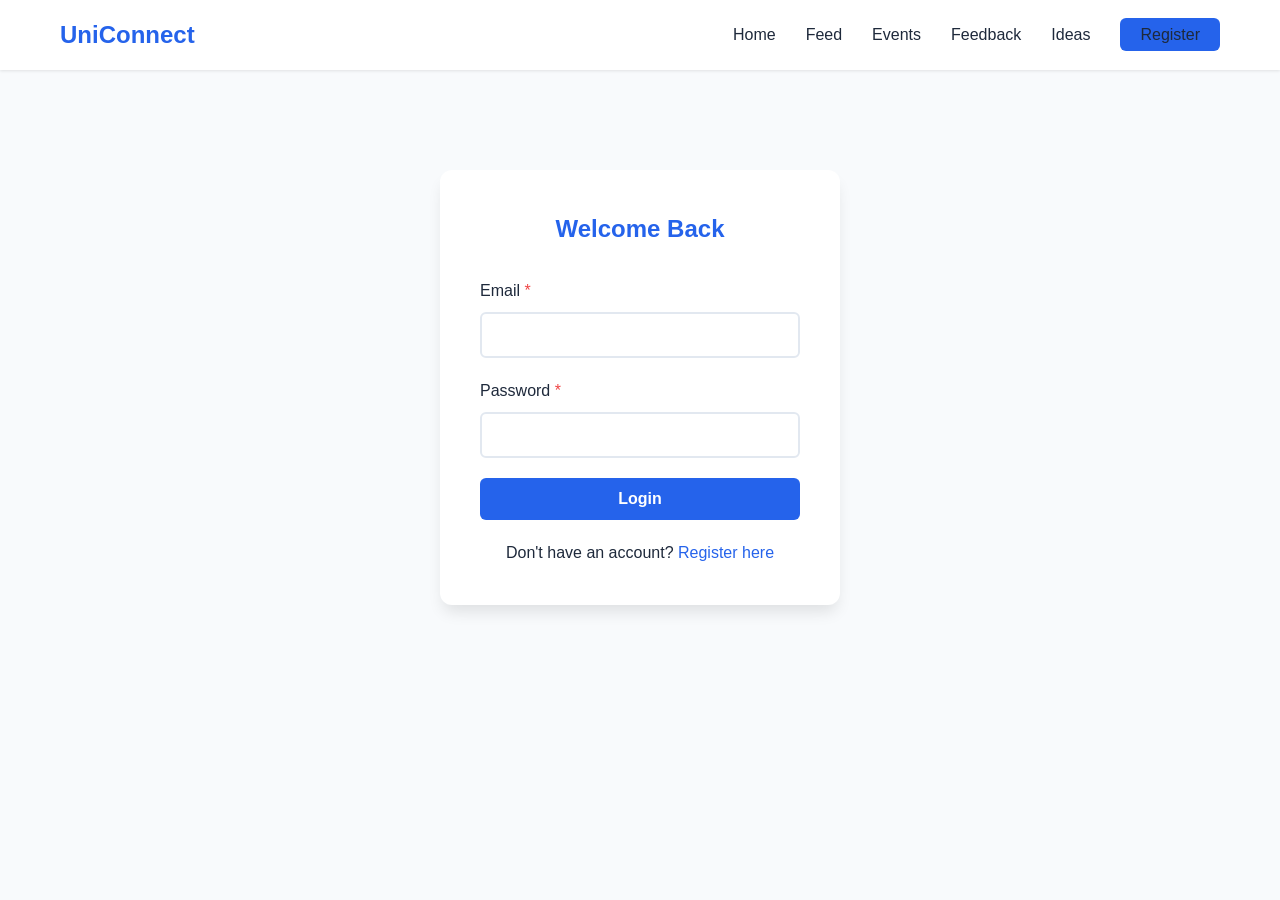
<file: admin/dashboard.html>
<!DOCTYPE html>
<html lang="en">
<head>
    <meta charset="UTF-8">
    <meta name="viewport" content="width=device-width, initial-scale=1.0">
    <title>Admin Dashboard - UniConnect</title>
    <link rel="stylesheet" href="../css/style.css">
    <style>
        .dashboard-container {
            max-width: 1400px;
            margin: 40px auto;
            padding: 0 20px;
        }

        .dashboard-header {
            display: flex;
            justify-content: space-between;
            align-items: center;
            margin-bottom: 40px;
        }

        .dashboard-header h1 {
            color: var(--primary-color);
        }

        .stats-grid {
            display: grid;
            grid-template-columns: repeat(auto-fit, minmax(200px, 1fr));
            gap: 20px;
            margin-bottom: 40px;
        }

        .stat-card {
            background: var(--surface);
            padding: 25px;
            border-radius: 12px;
            box-shadow: var(--shadow);
            text-align: center;
        }

        .stat-number {
            font-size: 2.5rem;
            font-weight: 700;
            color: var(--primary-color);
            margin-bottom: 10px;
        }

        .stat-label {
            color: var(--text-secondary);
            font-size: 0.95rem;
        }

        .dashboard-sections {
            display: grid;
            grid-template-columns: repeat(auto-fit, minmax(400px, 1fr));
            gap: 30px;
        }

        .dashboard-section {
            background: var(--surface);
            border-radius: 12px;
            padding: 30px;
            box-shadow: var(--shadow);
        }

        .section-header {
            display: flex;
            justify-content: space-between;
            align-items: center;
            margin-bottom: 20px;
        }

        .section-header h2 {
            color: var(--primary-color);
            margin: 0;
        }

        .item-list {
            display: flex;
            flex-direction: column;
            gap: 15px;
        }

        .item {
            padding: 15px;
            background: var(--background);
            border-radius: 8px;
            display: flex;
            justify-content: space-between;
            align-items: center;
        }

        .item-info {
            flex: 1;
        }

        .item-title {
            font-weight: 600;
            color: var(--text-primary);
            margin-bottom: 5px;
        }

        .item-meta {
            color: var(--text-secondary);
            font-size: 0.85rem;
        }

        .item-actions {
            display: flex;
            gap: 10px;
        }

        .btn-action {
            padding: 6px 12px;
            border: none;
            border-radius: 4px;
            cursor: pointer;
            font-size: 0.85rem;
            font-weight: 600;
            transition: opacity 0.3s;
        }

        .btn-action:hover {
            opacity: 0.8;
        }

        .btn-delete {
            background-color: var(--danger-color);
            color: white;
        }

        .btn-approve {
            background-color: var(--success-color);
            color: white;
        }

        .btn-review {
            background-color: var(--accent-color);
            color: white;
        }

        .badge {
            display: inline-block;
            padding: 4px 10px;
            border-radius: 12px;
            font-size: 0.75rem;
            font-weight: 600;
        }

        .badge-pending {
            background-color: #fef3c7;
            color: #d97706;
        }

        .badge-reviewed {
            background-color: #dcfce7;
            color: #16a34a;
        }

        .badge-resolved {
            background-color: #dbeafe;
            color: #2563eb;
        }

        .no-items {
            text-align: center;
            padding: 30px;
            color: var(--text-secondary);
        }

        @media (max-width: 768px) {
            .dashboard-header {
                flex-direction: column;
                gap: 15px;
                align-items: flex-start;
            }

            .stats-grid {
                grid-template-columns: repeat(2, 1fr);
            }

            .dashboard-sections {
                grid-template-columns: 1fr;
            }

            .item {
                flex-direction: column;
                align-items: flex-start;
                gap: 10px;
            }

            .item-actions {
                width: 100%;
                justify-content: flex-end;
            }
        }
    </style>
</head>
<body>
    <nav class="navbar">
        <div class="nav-container">
            <div class="nav-logo">
                <a href="../index.html">UniConnect</a>
            </div>
            <ul class="nav-menu">
                <li><a href="../index.html">Home</a></li>
                <li><a href="../feed.html">Feed</a></li>
                <li><a href="../events.html">Events</a></li>
                <li><a href="../feedback.html">Feedback</a></li>
                <li><a href="../ideas.html">Ideas</a></li>
                <li><a href="../profile.html">Profile</a></li>
                <li><a href="../logout.html" class="btn-login">Logout</a></li>
            </ul>
            <div class="hamburger">
                <span></span>
                <span></span>
                <span></span>
            </div>
        </div>
    </nav>

    <div class="dashboard-container">
        <div class="dashboard-header">
            <h1>Admin Dashboard</h1>
            <p>Welcome, <span id="adminName"></span></p>
        </div>

        <!-- Statistics -->
        <div class="stats-grid">
            <div class="stat-card">
                <div class="stat-number" id="totalUsers">0</div>
                <div class="stat-label">Total Users</div>
            </div>
            <div class="stat-card">
                <div class="stat-number" id="totalPosts">0</div>
                <div class="stat-label">Total Posts</div>
            </div>
            <div class="stat-card">
                <div class="stat-number" id="totalEvents">0</div>
                <div class="stat-label">Total Events</div>
            </div>
            <div class="stat-card">
                <div class="stat-number" id="totalFeedback">0</div>
                <div class="stat-label">Total Feedback</div>
            </div>
            <div class="stat-card">
                <div class="stat-number" id="totalIdeas">0</div>
                <div class="stat-label">Total Ideas</div>
            </div>
            <div class="stat-card">
                <div class="stat-number" id="pendingFeedback">0</div>
                <div class="stat-label">Pending Feedback</div>
            </div>
        </div>

        <!-- Dashboard Sections -->
        <div class="dashboard-sections">
            <!-- Recent Posts -->
            <div class="dashboard-section">
                <div class="section-header">
                    <h2>Recent Posts</h2>
                </div>
                <div class="item-list" id="recentPosts"></div>
            </div>

            <!-- Recent Events -->
            <div class="dashboard-section">
                <div class="section-header">
                    <h2>Recent Events</h2>
                </div>
                <div class="item-list" id="recentEvents"></div>
            </div>

            <!-- Pending Feedback -->
            <div class="dashboard-section">
                <div class="section-header">
                    <h2>Pending Feedback</h2>
                </div>
                <div class="item-list" id="pendingFeedback"></div>
            </div>

            <!-- Recent Ideas -->
            <div class="dashboard-section">
                <div class="section-header">
                    <h2>Recent Ideas</h2>
                </div>
                <div class="item-list" id="recentIdeas"></div>
            </div>
        </div>
    </div>

    <script src="../js/data.js"></script>
    <script src="../js/main.js"></script>
    <script>
        const currentUser = JSON.parse(localStorage.getItem('currentUser'));
        if (!currentUser || !currentUser.isAdmin) {
            window.location.href = '../login.html';
        }

        document.getElementById('adminName').textContent = `${currentUser.firstName} ${currentUser.lastName}`;

        function loadDashboard() {
            const stats = DB.getStats();
            document.getElementById('totalUsers').textContent = stats.totalUsers;
            document.getElementById('totalPosts').textContent = stats.totalPosts;
            document.getElementById('totalEvents').textContent = stats.totalEvents;
            document.getElementById('totalFeedback').textContent = stats.totalFeedback;
            document.getElementById('totalIdeas').textContent = stats.totalIdeas;
            document.getElementById('pendingFeedback').textContent = stats.pendingFeedback;

            // Recent Posts
            const posts = DB.getPosts().slice(0, 10);
            document.getElementById('recentPosts').innerHTML = posts.length === 0 
                ? '<div class="no-items">No posts yet</div>'
                : posts.map(post => {
                    const user = DB.findUserById(post.userId);
                    return `
                        <div class="item">
                            <div class="item-info">
                                <div class="item-title">${(post.caption || 'No caption').substring(0, 50)}...</div>
                                <div class="item-meta">By ${user.firstName} ${user.lastName} • ${new Date(post.createdAt).toLocaleDateString()}</div>
                            </div>
                            <div class="item-actions">
                                <button class="btn-action btn-delete" onclick="deletePost(${post.id})">Delete</button>
                            </div>
                        </div>
                    `;
                }).join('');

            // Recent Events
            const events = DB.getEvents().slice(0, 10);
            document.getElementById('recentEvents').innerHTML = events.length === 0
                ? '<div class="no-items">No events yet</div>'
                : events.map(event => {
                    const creator = DB.findUserById(event.createdBy);
                    return `
                        <div class="item">
                            <div class="item-info">
                                <div class="item-title">${event.title}</div>
                                <div class="item-meta">${new Date(event.eventDate).toLocaleDateString()} • Created by ${creator.firstName} ${creator.lastName}</div>
                            </div>
                            <div class="item-actions">
                                <button class="btn-action btn-delete" onclick="deleteEvent(${event.id})">Delete</button>
                            </div>
                        </div>
                    `;
                }).join('');

            // Pending Feedback
            const feedback = DB.getFeedback().filter(f => f.status === 'pending').slice(0, 10);
            document.getElementById('pendingFeedback').innerHTML = feedback.length === 0
                ? '<div class="no-items">No pending feedback</div>'
                : feedback.map(f => `
                    <div class="item">
                        <div class="item-info">
                            <div class="item-title">${f.subject}</div>
                            <div class="item-meta">${f.category.charAt(0).toUpperCase() + f.category.slice(1)} • ${new Date(f.createdAt).toLocaleDateString()}</div>
                        </div>
                        <div class="item-actions">
                            <button class="btn-action btn-review" onclick="updateFeedbackStatus(${f.id}, 'reviewed')">Mark Reviewed</button>
                            <button class="btn-action btn-approve" onclick="updateFeedbackStatus(${f.id}, 'resolved')">Mark Resolved</button>
                        </div>
                    </div>
                `).join('');

            // Recent Ideas
            const ideas = DB.getIdeas().slice(0, 10);
            document.getElementById('recentIdeas').innerHTML = ideas.length === 0
                ? '<div class="no-items">No ideas yet</div>'
                : ideas.map(idea => {
                    const author = DB.findUserById(idea.userId);
                    return `
                        <div class="item">
                            <div class="item-info">
                                <div class="item-title">${idea.title}</div>
                                <div class="item-meta">${idea.votes} votes • By ${author.firstName} ${author.lastName}</div>
                            </div>
                            <div class="item-actions">
                                <a href="../ideas.html" class="btn-action btn-review">View</a>
                            </div>
                        </div>
                    `;
                }).join('');
        }

        function deletePost(postId) {
            if (confirm('Delete this post?')) {
                DB.deletePost(postId);
                loadDashboard();
            }
        }

        function deleteEvent(eventId) {
            if (confirm('Delete this event?')) {
                DB.deleteEvent(eventId);
                loadDashboard();
            }
        }

        function updateFeedbackStatus(feedbackId, status) {
            DB.updateFeedbackStatus(feedbackId, status);
            loadDashboard();
        }

        loadDashboard();
    </script>
</body>
</html>
</file>
<file: css/style.css>
/* Reset and Base Styles */
* {
    margin: 0;
    padding: 0;
    box-sizing: border-box;
}

:root {
    --primary-color: #2563eb;
    --primary-dark: #1d4ed8;
    --secondary-color: #64748b;
    --accent-color: #f59e0b;
    --success-color: #10b981;
    --danger-color: #ef4444;
    --background: #f8fafc;
    --surface: #ffffff;
    --text-primary: #1e293b;
    --text-secondary: #64748b;
    --border: #e2e8f0;
    --shadow: 0 1px 3px rgba(0, 0, 0, 0.1);
    --shadow-lg: 0 10px 15px -3px rgba(0, 0, 0, 0.1);
}

body {
    font-family: -apple-system, BlinkMacSystemFont, 'Segoe UI', Roboto, 'Helvetica Neue', Arial, sans-serif;
    background-color: var(--background);
    color: var(--text-primary);
    line-height: 1.6;
}

.container {
    max-width: 1200px;
    margin: 0 auto;
    padding: 0 20px;
}

/* Navigation */
.navbar {
    background-color: var(--surface);
    box-shadow: var(--shadow);
    position: sticky;
    top: 0;
    z-index: 1000;
}

.nav-container {
    max-width: 1200px;
    margin: 0 auto;
    padding: 0 20px;
    display: flex;
    justify-content: space-between;
    align-items: center;
    height: 70px;
    gap: 20px;
}

.nav-logo a {
    font-size: 1.5rem;
    font-weight: 700;
    color: var(--primary-color);
    text-decoration: none;
}

.nav-search {
    flex: 1;
    max-width: 400px;
    margin: 0 30px;
    position: relative;
}

.nav-search input {
    width: 100%;
    padding: 10px 15px;
    border: 1px solid var(--border);
    border-radius: 20px;
    font-size: 0.9rem;
    background: var(--background);
}

.nav-search input:focus {
    outline: none;
    border-color: var(--primary-color);
}

.search-results {
    position: absolute;
    top: 100%;
    left: 0;
    right: 0;
    background: var(--surface);
    border-radius: 8px;
    box-shadow: var(--shadow-lg);
    margin-top: 5px;
    max-height: 400px;
    overflow-y: auto;
    display: none;
    z-index: 100;
}

.search-results.active {
    display: block;
}

.search-result-item {
    padding: 12px 15px;
    cursor: pointer;
    transition: background-color 0.2s;
    border-bottom: 1px solid var(--border);
}

.search-result-item:hover {
    background-color: var(--background);
}

.search-result-item:last-child {
    border-bottom: none;
}

.search-result-type {
    font-size: 0.75rem;
    color: var(--text-secondary);
    margin-bottom: 3px;
}

.search-result-name {
    font-weight: 600;
    color: var(--text-primary);
}

.search-result-details {
    font-size: 0.85rem;
    color: var(--text-secondary);
    margin-top: 3px;
}

.no-search-results {
    padding: 20px;
    text-align: center;
    color: var(--text-secondary);
}

/* Notifications */
.nav-notifications {
    position: relative;
    margin-right: 20px;
}

.notification-btn {
    background: none;
    border: none;
    font-size: 1.5rem;
    cursor: pointer;
    position: relative;
    padding: 5px;
}

.notification-badge {
    position: absolute;
    top: -5px;
    right: -5px;
    background: var(--danger-color);
    color: white;
    font-size: 0.7rem;
    padding: 2px 6px;
    border-radius: 10px;
    min-width: 18px;
    text-align: center;
    display: none;
}

.notification-badge.active {
    display: block;
}

.notifications-panel {
    position: absolute;
    top: 100%;
    right: 0;
    width: 350px;
    max-height: 500px;
    background: var(--surface);
    border-radius: 8px;
    box-shadow: var(--shadow-lg);
    margin-top: 10px;
    display: none;
    z-index: 100;
    overflow: hidden;
}

.notifications-panel.active {
    display: block;
}

.notifications-header {
    padding: 15px;
    border-bottom: 1px solid var(--border);
    display: flex;
    justify-content: space-between;
    align-items: center;
}

.notifications-header h3 {
    margin: 0;
    font-size: 1rem;
    color: var(--text-primary);
}

.mark-read-btn {
    background: none;
    border: none;
    color: var(--primary-color);
    cursor: pointer;
    font-size: 0.85rem;
    font-weight: 500;
}

.mark-read-btn:hover {
    text-decoration: underline;
}

.notifications-list {
    max-height: 400px;
    overflow-y: auto;
}

.notification-item {
    padding: 15px;
    border-bottom: 1px solid var(--border);
    cursor: pointer;
    transition: background-color 0.2s;
}

.notification-item:hover {
    background-color: var(--background);
}

.notification-item.unread {
    background-color: rgba(37, 99, 235, 0.05);
}

.notification-icon {
    font-size: 1.2rem;
    margin-right: 10px;
}

.notification-content {
    flex: 1;
}

.notification-text {
    color: var(--text-primary);
    font-size: 0.9rem;
    line-height: 1.4;
}

.notification-time {
    color: var(--text-secondary);
    font-size: 0.75rem;
    margin-top: 5px;
}

.no-notifications {
    padding: 30px;
    text-align: center;
    color: var(--text-secondary);
}

.nav-menu {
    display: flex;
    list-style: none;
    gap: 30px;
    align-items: center;
}

.nav-menu a {
    text-decoration: none;
    color: var(--text-primary);
    font-weight: 500;
    transition: color 0.3s;
}

.nav-menu a:hover,
.nav-menu a.active {
    color: var(--primary-color);
}

.btn-login,
.btn-register {
    padding: 8px 20px;
    border-radius: 6px;
    text-decoration: none;
    font-weight: 600;
    transition: all 0.3s;
}

.btn-login {
    color: var(--primary-color);
    border: 2px solid var(--primary-color);
}

.btn-login:hover {
    background-color: var(--primary-color);
    color: white;
}

.btn-register {
    background-color: var(--primary-color);
    color: white;
}

.btn-register:hover {
    background-color: var(--primary-dark);
}

.hamburger {
    display: none;
    flex-direction: column;
    cursor: pointer;
    gap: 5px;
}

.hamburger span {
    width: 25px;
    height: 3px;
    background-color: var(--text-primary);
    transition: 0.3s;
}

/* Hero Section */
.hero {
    background: linear-gradient(135deg, var(--primary-color) 0%, var(--primary-dark) 100%);
    color: white;
    padding: 100px 20px;
    text-align: center;
}

.hero-content h1 {
    font-size: 3rem;
    margin-bottom: 20px;
}

.hero-content p {
    font-size: 1.25rem;
    margin-bottom: 40px;
    opacity: 0.9;
}

.hero-buttons {
    display: flex;
    gap: 20px;
    justify-content: center;
}

.btn {
    padding: 12px 30px;
    border-radius: 8px;
    text-decoration: none;
    font-weight: 600;
    transition: all 0.3s;
    display: inline-block;
}

.btn-primary {
    background-color: white;
    color: var(--primary-color);
}

.btn-primary:hover {
    background-color: var(--accent-color);
    color: white;
}

.btn-secondary {
    background-color: transparent;
    color: white;
    border: 2px solid white;
}

.btn-secondary:hover {
    background-color: white;
    color: var(--primary-color);
}

/* Features Section */
.features {
    padding: 80px 20px;
    background-color: var(--surface);
}

.features h2 {
    text-align: center;
    font-size: 2.5rem;
    margin-bottom: 50px;
    color: var(--text-primary);
}

.features-grid {
    display: grid;
    grid-template-columns: repeat(auto-fit, minmax(250px, 1fr));
    gap: 30px;
    max-width: 1200px;
    margin: 0 auto;
}

.feature-card {
    background-color: var(--background);
    padding: 30px;
    border-radius: 12px;
    text-align: center;
    transition: transform 0.3s, box-shadow 0.3s;
}

.feature-card:hover {
    transform: translateY(-5px);
    box-shadow: var(--shadow-lg);
}

.feature-icon {
    font-size: 3rem;
    margin-bottom: 20px;
}

.feature-card h3 {
    font-size: 1.5rem;
    margin-bottom: 15px;
    color: var(--text-primary);
}

.feature-card p {
    color: var(--text-secondary);
}

/* Footer */
.footer {
    background-color: var(--text-primary);
    color: white;
    padding: 30px 20px;
    text-align: center;
}

/* Responsive Design */
@media (max-width: 768px) {
    .nav-search {
        display: none;
    }

    .nav-notifications {
        margin-right: 10px;
    }

    .nav-menu {
        display: none;
        position: absolute;
        top: 70px;
        left: 0;
        right: 0;
        background-color: var(--surface);
        flex-direction: column;
        padding: 20px;
        box-shadow: var(--shadow-lg);
    }

    .nav-menu.active {
        display: flex;
    }

    .hamburger {
        display: flex;
    }

    .hero-content h1 {
        font-size: 2rem;
    }

    .hero-content p {
        font-size: 1rem;
    }

    .hero-buttons {
        flex-direction: column;
        align-items: center;
    }

    .features-grid {
        grid-template-columns: 1fr;
    }

    .notifications-panel {
        width: 300px;
        right: -10px;
    }

    .nav-container {
        gap: 10px;
    }
}

@media (max-width: 480px) {
    .nav-logo a {
        font-size: 1.2rem;
    }

    .notification-btn {
        font-size: 1.2rem;
    }

    .hero-content h1 {
        font-size: 1.5rem;
    }

    .btn {
        padding: 10px 20px;
        font-size: 0.9rem;
    }
}
</file>
